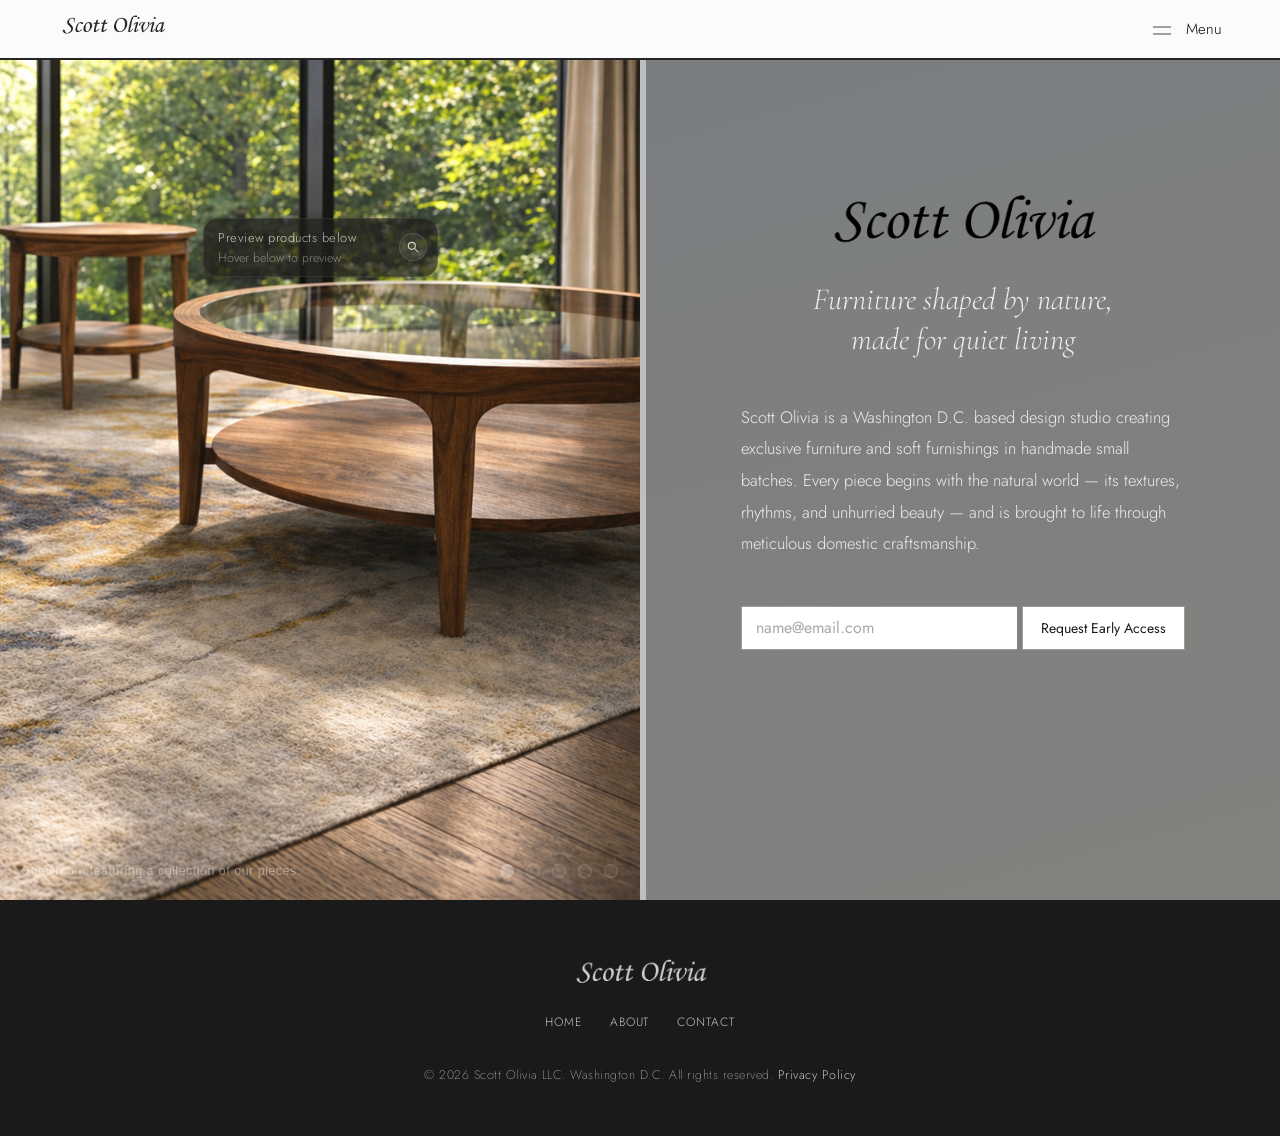
<file: index.html>
<html lang="en"><head>
  <meta charset="UTF-8">
  <meta name="viewport" content="width=device-width, initial-scale=1.0">
  <title>Scott Olivia — Furniture Design Boutique and Soft Furnishings</title>
  <link rel="preconnect" href="https://fonts.googleapis.com">
  <link rel="preconnect" href="https://fonts.gstatic.com" crossorigin="">
  <link href="https://fonts.googleapis.com/css2?family=Cormorant+Garamond:ital,wght@0,300;0,400;1,300;1,400&amp;family=Jost:wght@200;300;400&amp;display=swap" rel="stylesheet">
  <link rel="stylesheet" href="shared.css">

  <style>
    *, *::before, *::after { box-sizing: border-box; margin: 0; padding: 0; -webkit-tap-highlight-color: transparent; }
    html, body { height: 100%; }
    body { font-family: 'Jost', sans-serif; font-weight: 300; background: #888; }

    /* ── DESKTOP SCROLL HINT ── */
    .desktop-scroll-hint {
      position: absolute;
      bottom: 24px;
      left: 50%;
      transform: translateX(-50%);
      z-index: 70;
      display: flex;
      flex-direction: column;
      align-items: center;
      gap: 6px;
      animation: fadeUp 1s 2s cubic-bezier(0.22, 1, 0.36, 1) both;
      transition: opacity 0.5s ease;
      cursor: pointer;
    }
    .desktop-scroll-hint__box {
      display: flex; align-items: center; gap: 10px;
      background: rgba(32,30,28,0.72); border: 1px solid rgba(255,255,255,0.08);
      padding: 8px 14px; border-radius: 15px;
      box-shadow: 0 4px 16px rgba(0,0,0,0.25);
    }
    .desktop-scroll-hint__text {
      font-family: 'Jost', sans-serif; font-weight: 300;
      font-size: 0.72rem; letter-spacing: 0.04em;
      color: rgba(240,237,232,0.65);
    }
    .desktop-scroll-hint__arrow {
      width: 16px; height: 16px; color: rgba(240,237,232,0.4);
      animation: bounceDown 1.8s ease-in-out infinite;
    }

    /* ── MOBILE SCROLL HINT ── */
    .mobile-scroll-hint {
      display: none;
      position: absolute;
      bottom: 90px; left: 0; right: 0;
      margin: 0 auto;
      width: max-content;
      z-index: 25;
      flex-direction: column;
      align-items: center;
      gap: 8px;
      animation: fadeUp 1s 0.5s cubic-bezier(0.22, 1, 0.36, 1) both;
    }
    .mobile-scroll-hint__box {
      display: flex; align-items: center; gap: 10px;
      background: rgba(32,30,28,0.88); border: 1px solid rgba(255,255,255,0.1);
      padding: 10px 16px; border-radius: 15px;
      box-shadow: 0 4px 20px rgba(0,0,0,0.4);
    }
    .mobile-scroll-hint__text {
      font-family: 'Jost', sans-serif; font-weight: 300;
      font-size: 0.78rem; letter-spacing: 0.04em;
      color: #f0ede8;
    }
    .mobile-scroll-hint__sub {
      font-family: 'Cormorant Garamond', serif; font-style: italic;
      font-size: 0.72rem; color: rgba(240,237,232,0.5);
    }
    .mobile-scroll-hint__arrow {
      width: 20px; height: 20px; color: rgba(240,237,232,0.45);
      animation: bounceDown 1.8s ease-in-out infinite;
    }
    @keyframes bounceDown {
      0%, 100% { transform: translateY(0); }
      50% { transform: translateY(6px); }
    }
    @keyframes slowZoom {
      from { transform: scale(1); }
      to   { transform: scale(1.06); }
    }

    @keyframes fadeUp {
      from { opacity: 0; transform: translateY(20px); }
      to   { opacity: 1; transform: translateY(0); }
    }

    /* ── MAIN LAYOUT ── */
    .content {
      position: relative; margin-top: 60px;
      height: calc(100vh - 60px);
      z-index: 50; display: flex; align-items: stretch;
    }

    .special-text-one {
      background-color: #55472c73;
    padding: 5px;
    border-radius: 10px;
    color: #ffffff91;
    }

    .special-text-two {
          background-color: #2c425573;
    padding: 5px;
    border-radius: 10px;
    color: #ffffff91;
    }

    /* ── LEFT: photo zone — exactly 50% ── */
    .photo-zone {
      width: 50%;
      flex-shrink: 0;
      position: relative;
      overflow: hidden;
      /* background: #111; */
    }

    /*
      The image fills the photo zone with object-fit:cover.
      Because it is position:absolute inset:0, getBoundingClientRect()
      returns the same rect as the photo-zone element itself.
      Hotspot Y uses the photo-zone rect directly — no +offset needed.
      We use object-position to crop the ceiling and show the furniture.
    */
    .photo-zone__img {
      position: absolute;
      inset: 0;
      width: 100%;
      height: 100%;
      object-fit: cover;
      object-position: right 15%;
      display: block;
      image-rendering: high-quality;
      z-index: 1;
      pointer-events: none;
      /* mask-image: linear-gradient(transparent 0%, black 12%); */
    }

    .photo-zone__img--next {
      z-index: 2;
      opacity: 0;
      transform: translateX(10px);
    }

    @keyframes slideFadeIn {
      from { opacity: 0; transform: translateX(18px); }
      to   { opacity: 1; transform: translateX(0); }
    }
    @keyframes slideFadeOut {
      from { opacity: 1; transform: translateX(0); }
      to   { opacity: 0; transform: translateX(-18px); }
    }

    .photo-zone__img.animate-in {
      animation: slideFadeIn 0.9s ease forwards;
    }
    .photo-zone__img.animate-out {
      animation: slideFadeOut 0.9s ease forwards;
    }

    .photo-caption {
      position: absolute;
      left: 22px;
      bottom: 22px;
      font-family: sans-serif;
      font-size: 0.78rem;
      color: rgba(255,255,255,0.38);
      letter-spacing: 0.04em;
      pointer-events: none;
      z-index: 20;
      max-width: calc(100% - 48px);
    }

    .slide-controls {
      position: absolute;
      right: 22px;
      bottom: 22px;
      display: flex;
      gap: 12px;
      align-items: center;
      z-index: 20;
      pointer-events: auto;
      opacity: .3;
    }
    .slide-dot {
      width: 14px;
      height: 14px;
      border-radius: 50%;
      border: 1px solid rgba(255,255,255,0.55);
      background: rgba(255,255,255,0.18);
      cursor: pointer;
      transition: transform 0.2s, background-color 0.2s, border-color 0.2s;
      padding: 0;
    }
    .slide-dot:hover {
      transform: scale(1.1);
    }
    .slide-dot.active {
      background: rgba(255,255,255,0.95);
      border-color: rgba(255,255,255,0.95);
    }

    @media (max-width: 900px) {
      .slide-controls {
        right: 16px;
        bottom: 16px;
      }
      .photo-caption {
        left: 16px;
        bottom: 16px;
      }
    }

    /* ── RIGHT: info panel — exactly 50% ── */
    .content__panel {
      width: 50%;
      flex-shrink: 0;
      background: linear-gradient(165deg, rgba(44,66,85,0.15) 0%, rgba(85,71,44,0.1) 100%);
      border-left: 6px solid #bfbfbf;
      display: flex;
      align-items: center;
      justify-content: center;
      position: relative;
      z-index: 60;
    }
    .hero__content {
      margin: clamp(-240px, -16vh, -100px) 0 0 0;
      width: 100%;
      display: flex;
      flex-direction: column;
      align-items: center;
    }
    /* Desktop: transparent wrapper — children flow as normal */
    .hero__header { display: contents; }
    /* Mobile-only elements — hidden on desktop */
    .mobile-photo-header { display: none; }
    .mobile-about-label { display: none; }

    .hero__logo {
      display: block; width: clamp(260px, 26vw, 550px); margin: 0 auto;
      filter: brightness(0); opacity: 0.85;
      animation: fadeUp 1.2s 0.1s cubic-bezier(0.22, 1, 0.36, 1) both;
    }
    .hero__title {
      font-family: 'Cormorant Garamond', serif;
      font-weight: 300; font-style: italic;
      font-size: clamp(22px, 2.4vw, 40px); color: #f0ede8;
      line-height: 1.3; 
      margin: -15px 0 24px 0;
      text-align: center;
      animation: fadeUp 1.0s 0.15s cubic-bezier(0.22, 1, 0.36, 1) both;
    }
    .hero__subtitle {
      font-family: 'Jost', sans-serif;
      font-weight: 300;
      color: #f0ede8;
      line-height: 1.9;
      font-size: clamp(14px, 1.3vw, 20px);
      margin: clamp(14px, 2vh, 28px) 0 clamp(24px, 4vh, 56px) 0;
      animation: fadeUp 1.0s 0.2s cubic-bezier(0.22, 1, 0.36, 1) both;
      width: 70%;
    }

    /* ── FORM ── */
    .form {
      display: flex; flex-direction: column; align-items: center; gap: 10px;
      width: 70%;
      animation: fadeUp 1.0s 0.35s cubic-bezier(0.22, 1, 0.36, 1) both;
      margin: 10px 0 0 0;
    }
    .form__row { display: flex; align-items: stretch; width: 100%; }
    .form__input {
      flex: 1 1 0; min-width: 0; background: #ffffff;
      border: 1px solid #9e9b98; border-right: none; color: #1c1c1c;
      padding: 0 14px; height: 44px; outline: none;
      transition: border-color 0.18s; -webkit-appearance: none; border-radius: 0;
      font-size: 16px;
      font-family: 'Jost', sans-serif;
    }
    .form__input::placeholder { color: #aaa8a5; }
    .form__input:focus { border-color: #555; }
    .form__input.error { border-color: #b03020; }
    .form__btn {
      flex: 0 0 auto; background: #ffffff; border: 1px solid #9e9b98; color: #1c1c1c;
      -webkit-text-fill-color: #1c1c1c;
      height: 44px; cursor: pointer; transition: background 0.18s, border-color 0.18s;
      white-space: nowrap; border-radius: 0; -webkit-appearance: none;
      line-height: 1; margin: 0 0 0 5px; padding: 0 18px; font-size: 14px;
      font-family: 'Jost', sans-serif;
    }
    .form__btn:hover { background: #f2f0ee; border-color: #777; }
    .form__btn:active { background: #e8e5e2; }
    .form__error { color: #c6c6c6; display: none; text-align: center; font-size: 0.78rem; }
    .form__error.visible { display: inline-block; margin: 0px 0 -28px 0; }
    .form__success {
      font-family: 'Cormorant Garamond', serif; font-style: italic;
      font-size: 0.92rem; color: #2a2a2a; display: none; text-align: center;
    }
    .form__success.visible { display: block; }

    /* ── HOTSPOTS ──
       Positioned absolutely over photo-zone.
       X: CSS % of photo-zone width (0–100%).
       Y: set by JS — reads the photo-zone rect and image render scale.
    */
    .hs {
      position: absolute;
      pointer-events: all;
      background: transparent;
      cursor: none;
      z-index: 10;
      /* DEBUG — uncomment to see zones:
      outline: 2px solid rgba(255,80,0,0.8) !important;
      background: rgba(255,80,0,0.12) !important; */
    }

    /* ── CURSOR TOOLTIP ── */
    #cursorTip {
      position: fixed;
      z-index: 600;
      pointer-events: none;
      /* Centered horizontally in the left 50% panel */
      left: calc(25vw - 117px);
      top: 28vh;
      width: 235px;
      opacity: 0.75;
      transition: opacity 0.15s ease;
    }
    /* On hover: full opacity, follows cursor via JS */
    #cursorTip.on {
      opacity: 0.9;
      width: auto;
    }
    .tip-box {
      display: flex; align-items: center; gap: 10px;
      background: rgba(32,30,28,0.94); border: 1px solid rgba(255,255,255,0.1);
      padding: 9px 10px 9px 14px; white-space: nowrap;
      box-shadow: 0 4px 20px rgba(0,0,0,0.45);
          border-radius: 15px;
    }
    .tip-text { flex: 1; }
    .tip-name {
      font-family: 'Jost', sans-serif; font-size: 0.8rem;
      letter-spacing: 0.04em; color: #f0ede8; display: block; margin-bottom: 2px;
    }
    .tip-sub {
      font-family:  'Jost', sans-serif;
      font-size: 0.78rem; color: rgba(240,237,232,0.6); display: block;
    }
    .tip-icon {
      width: 28px; height: 28px; border-radius: 50%;
      background: rgba(255,255,255,0.09); border: 1px solid rgba(255,255,255,0.15);
      display: flex; align-items: center; justify-content: center;
      color: #f0ede8; flex-shrink: 0;
    }
    .tip-icon svg { width: 14px; height: 14px; }

    /* ── PRODUCT MODAL DIALOG ── */
    #prodDialog {
      position: fixed; top: 60px; left: 0; right: 0; bottom: 0;
      z-index: 800; pointer-events: none;
      display: flex; align-items: center; justify-content: center; padding: 24px;
    }
    #prodDialog.on { pointer-events: all; }

    .d-backdrop {
      position: absolute; inset: 0;
      background: rgba(0,0,0,0.38);
      opacity: 0; transition: opacity 0.28s;
    }
    #prodDialog.on .d-backdrop { opacity: 1; }

    .d-card {
position: relative;
    z-index: 1;
    background: rgba(48, 46, 44, 0.97);
    backdrop-filter: blur(8px);
    -webkit-backdrop-filter: blur(8px);
    display: flex;
    width: min(960px, 88vw);
    min-height: 500px;
    max-height: calc(100vh - 120px);
    opacity: 0;
    transform: translateY(14px) scale(0.982);
    transition: opacity 0.3s cubic-bezier(0.22, 1, 0.36, 1), transform 0.3s cubic-bezier(0.22, 1, 0.36, 1);
    overflow: hidden;
    }
    #prodDialog.on .d-card { opacity: 1; transform: translateY(0) scale(1); }

    .d-img-col {
      width: 40%; flex-shrink: 0;
      background: rgba(32,30,28,0.85);
      display: flex; align-items: center; justify-content: center; padding: 28px;
    }
    .d-img-col img { width: 100%; max-height: 350px; object-fit: contain; display: block; }
    .d-img-ph {
      width: 100%; aspect-ratio: 4/3;
      border: 1px dashed rgba(255,255,255,0.12);
      display: flex; align-items: center; justify-content: center;
      color: rgba(255,255,255,0.2);
    }
    .d-img-ph svg { width: 32px; height: 32px; }

    .d-rule {
      width: 1px; flex-shrink: 0;
      background-image: repeating-linear-gradient(to bottom,
        rgba(255,255,255,0.18) 0, rgba(255,255,255,0.18) 5px,
        transparent 5px, transparent 10px);
    }

    .d-detail { flex: 1; display: flex; flex-direction: column; overflow-y: auto; }
    .d-header {
      background: rgba(48,64,82,0.92); padding: 14px 20px;
      display: flex; align-items: center; justify-content: space-between; flex-shrink: 0;
    }
    .d-title {
      font-family: 'Jost', sans-serif; font-weight: 300;
      font-size: 0.92rem; letter-spacing: 0.1em; color: #f0ede8;
    }
    .d-close {
      background: none; border: none; cursor: pointer; padding: 4px;
      display: flex; align-items: center; opacity: 0.5; transition: opacity 0.2s; color: #f0ede8;
    }
    .d-close:hover { opacity: 1; }
    .d-close svg { width: 17px; height: 17px; }

    .d-specs { padding: 18px 22px 22px; display: flex; flex-direction: column; }
    .spec-row {
      display: flex; gap: 16px; padding: 11px 0;
      border-bottom: 1px solid rgba(255,255,255,0.06);
    }
    .spec-row:last-child { border-bottom: none; }
    .spec-label {
      font-family: 'Jost', sans-serif; font-weight: 300;
      font-size: 0.74rem; color: rgba(240,237,232,0.5); width: 96px; flex-shrink: 0;
    }
    .spec-val {
      font-family: 'Jost', sans-serif; font-weight: 300;
      font-size: 0.78rem; color: #f0ede8; line-height: 1.6;
    }

    /* ── RESPONSIVE ── */
    /* ── 2400px+ WIDESCREEN ── */
    @media screen and (min-width: 2400px) {
      .d-card { width: min(1260px, 88vw); min-height: 650px; }
      .d-img-col img { max-height: 90%; }
      #cursorTip { left: calc(25vw - 140px); width: 280px !important; }
      .tip-text, .tip-name, .tip-sub { font-size: 15px; }
      .photo-caption { font-size: 0.85rem; }

          .hero__logo {
            
    }
    .hero__title {
      
    }
    .hero__subtitle {
      
    }
    }

    /* ── TABLET + MOBILE: single-column layout ── */
    @media (max-width: 1100px) {
      html, body { overflow: auto; }
      .content { position: relative; top: 0; flex-direction: column; height: auto; }
      .desktop-scroll-hint { display: none; }
      .photo-zone { width: 100%; height: calc(100vh - 60px); height: calc(100dvh - 60px); flex-shrink: 0; }
      .photo-zone__img {
        object-position: center center;
        mask-image: none;
        animation: slowZoom 8s ease-out forwards;
      }
      .content__panel { width: 100%; height: auto; border-left: none; border-top: none; flex: none;
        min-height: calc(100vh - 60px); min-height: calc(100dvh - 60px);
      }
      /* Mobile overlay: semi-transparent grey covering full photo zone */
      .mobile-photo-header {
        display: flex; flex-direction: column; align-items: center; justify-content: center;
        position: absolute; inset: 0;
        z-index: 20; padding: 0 32px; text-align: center;
        background: rgba(110, 110, 110, 0.55);
        padding-bottom: 85% !important;
        animation: fadeUp 0.9s 0s cubic-bezier(0.22, 1, 0.36, 1) both;
      }
      .mobile-photo-header__logo {
        width: 400px; filter: brightness(0) invert(1); opacity: 0.5; margin-bottom: 16px;
      }
      .mobile-photo-header__title {
        font-family: 'Cormorant Garamond', serif; font-weight: 300; font-style: italic;
        font-size: 28px; color: rgba(240,237,232,0.95); line-height: 1.35;
      }
      /* Hide the logo+title from the panel on mobile — show only subtitle + form */
      .hero__header { display: none; }
      .hero__content { margin: 0; padding: 48px 24px 64px; }
      .mobile-about-label {
        display: block;
        font-family: 'Jost', sans-serif; font-weight: 300;
        font-size: 0.72rem; letter-spacing: 0.18em; text-transform: uppercase;
        color: rgba(240,237,232,0.55); margin-bottom: 16px; width: 100%;
        font-size: 24px;
      }
      .hero__logo { width: 220px; margin: 0 auto 20px; }
      .hero__title { font-size: 24px; margin-bottom: 18px; }
      .hero__subtitle { margin: 20px 0; font-size: 15px; line-height: 1.65; width: 100%; font-size: 24px;}
      .form { margin: 28px 0 0 0; min-width: unset; width: 100%; }
      .form__row { width: 100%; }
      .hs, #cursorTip { display: none !important; }
      .mobile-scroll-hint { display: flex; }
      .photo-caption { display: none; }
      .slide-controls { bottom: 160px; right: auto; left: 50%; transform: translateX(-50%); opacity: 0.5; }
      .d-card { flex-direction: column; width: 95vw; min-height: auto; max-height: 85vh; }
      .d-img-col { width: 100%; min-height: 180px; }
      .d-rule { width: 100%; height: 1px; }
    }
    @media (max-width: 640px) {
      .content { top: -10px; }
      .photo-zone { height: calc(100vh); }
      .content__panel { min-height: calc(100vh - 54px); min-height: calc(100dvh - 54px); }
      .hero__content { padding: 48px 24px 56px; }
      .mobile-photo-header__logo { width: 400px; opacity: .5; }
      .mobile-photo-header__title { font-size: 24px; margin: -55px 0 0 0; opacity: .75;}
      .hero__subtitle { font-size: 14.5px; margin: 18px 0; }
      .form {         margin-top: 24px;
        overflow: auto; }
      .form__row { flex-direction: column; }
      .form__input {         border-right: 1px solid #9e9b98;
        border-bottom: none;
        width: 100% !important;
        height: 48px;
        float: left;
        clear: both;
        display: inline-block;
        position: absolute; }
      .form__btn {         /* margin: 0; */
        height: 48px;
        position: abs;
        margin: 50px 0 0 0 !important;
        width: 100%; }
      .slide-controls { gap: 6px; bottom: 185px; left: 50%; transform: translateX(-50%); }
      .slide-dot { width: 8px; height: 8px; }
    }
    @media (max-width: 380px) {
      .hero__logo {         width: 345px;
        margin: 0; }
      .hero__title { font-size: 30px; }
      .hero__subtitle { font-size: 18px; }
      .form__row {         float: left;
        width: 100%; }
      .form__btn { margin: 0; height: 48px; }
    }
  </style>
</head>
<body>

  <div id="so-nav"></div>

  <main class="content">

    <!-- LEFT 50%: photo zone with hotspots -->
    <div class="photo-zone" id="photoZone">

      <img class="photo-zone__img" id="heroImg" src="img/1.png" alt="Scott Olivia showroom" draggable="false">
      <img class="photo-zone__img photo-zone__img--next" id="heroImgNext" src="img/2.png" alt="Scott Olivia showroom" draggable="false" aria-hidden="true">
      <p class="photo-caption">Showroom featuring a collection of our pieces</p>
      <div class="slide-controls" id="slideControls" aria-label="Slide navigation">
        <button class="slide-dot active" type="button" data-index="0" aria-label="Slide 1"></button>
        <button class="slide-dot" type="button" data-index="1" aria-label="Slide 2"></button>
        <button class="slide-dot" type="button" data-index="2" aria-label="Slide 3"></button>
      </div>

      <!--
        HOTSPOT POSITIONS
        ─────────────────
        Hotspots are rendered by JS from SLIDE_HOTSPOTS below — one set per desktop slide.
        X: left/width as % of photo-zone width (0–100%).
        Y: data-ny/data-nh in NATURAL IMAGE pixels (IMG_NAT_W × IMG_NAT_H).
        JS converts Y to screen px using the rendered cover scale factor.
      -->

      <!-- Mobile: logo + title overlay above scroll hint -->
      <div class="mobile-photo-header">
        <img class="mobile-photo-header__logo" src="logo/big-text.png" alt="Scott Olivia">
        <p class="mobile-photo-header__title">Furniture shaped by nature,<br>made for quiet living</p>
      </div>

      <!-- Mobile scroll hint -->
      <div class="mobile-scroll-hint" id="mobileScrollHint">
        <div class="mobile-scroll-hint__box">
          <div>
            <span class="mobile-scroll-hint__text">Scroll down to explore</span><br>
            <span class="mobile-scroll-hint__sub">Swipe through our showroom</span>
          </div>
        </div>
        <svg class="mobile-scroll-hint__arrow" viewBox="0 0 24 24" fill="none" stroke="currentColor" stroke-width="2" stroke-linecap="round">
          <polyline points="6 9 12 15 18 9"/>
        </svg>
      </div>

    </div>

    <!-- RIGHT 50%: info panel -->
    <div class="content__panel">
      <div class="hero__content">
        <div class="hero__header">
          <img class="hero__logo" src="logo/big-text.png" alt="Scott Olivia" id="logoImg">
          <h1 class="hero__title">Furniture shaped by nature,<br>made for quiet living</h1>
        </div>
        <p class="mobile-about-label">About</p>
        <p class="hero__subtitle">Scott Olivia is a Washington D.C. based design studio creating exclusive furniture and soft furnishings in handmade small batches. Every piece begins with the natural world — its textures, rhythms, and unhurried beauty — and is brought to life through meticulous domestic craftsmanship.</p>

        <form class="form" id="earlyAccessForm" novalidate="">
          <div class="form__row">
            <input class="form__input" type="email" id="emailInput" name="email" placeholder="name@email.com" autocomplete="email" aria-label="Email address">
            <button class="form__btn" type="submit">Request Early Access</button>
          </div>
          <span class="form__error" id="formError" role="alert">Please enter a valid email address.</span>
          <span class="form__success" id="formSuccess">You're on the list. We'll be in touch.</span>
        </form>
      </div>

      <!-- Desktop scroll hint -->
      <!-- <div class="desktop-scroll-hint" id="desktopScrollHint">
        <div class="desktop-scroll-hint__box">
          <span class="desktop-scroll-hint__text">More below</span>
          <svg class="desktop-scroll-hint__arrow" viewBox="0 0 24 24" fill="none" stroke="currentColor" stroke-width="2" stroke-linecap="round">
            <polyline points="6 9 12 15 18 9"/>
          </svg>
        </div>
      </div>
    </div> -->

  </main>

  <div id="so-footer"></div>

  <!-- Cursor tooltip — shows as static hint on load, follows cursor on hover -->
  <div id="cursorTip" role="tooltip">
    <div class="tip-box">
      <div class="tip-text">
        <span class="tip-name" id="tipName">Preview products below</span>
        <span class="tip-sub">Hover below to preview</span>
      </div>
      <div class="tip-icon">
        <svg viewBox="0 0 24 24" fill="none" stroke="currentColor" stroke-width="2" stroke-linecap="round">
          <circle cx="10" cy="10" r="6"/><line x1="14.5" y1="14.5" x2="20" y2="20"/>
        </svg>
      </div>
    </div>
  </div>

  <!-- Product modal -->
  <div id="prodDialog" role="dialog" aria-modal="true" aria-labelledby="dTitle" class="">
    <div class="d-backdrop" id="dBackdrop"></div>
    <div class="d-card">
      <div class="d-img-col">
        <img id="dImg" src="img/rug.png" alt="Versails Area Rug" style="display: block;">
        <div id="dImgPh" class="d-img-ph" style="display: none;">
          <svg viewBox="0 0 24 24" fill="none" stroke="currentColor" stroke-width="1.5">
            <rect x="3" y="3" width="18" height="18" rx="2"></rect>
            <circle cx="8.5" cy="8.5" r="1.5"></circle>
            <path d="M21 15l-5-5L5 21"></path>
          </svg>
        </div>
      </div>
      <div class="d-rule"></div>
      <div class="d-detail">
        <div class="d-header">
          <span class="d-title" id="dTitle">Versails Area Rug</span>
          <button class="d-close" id="dClose" aria-label="Close">
            <svg viewBox="0 0 24 24" fill="none" stroke="currentColor" stroke-width="2.2" stroke-linecap="round">
              <line x1="18" y1="6" x2="6" y2="18"></line><line x1="6" y1="6" x2="18" y2="18"></line>
            </svg>
          </button>
        </div>
        <div class="d-specs" id="dSpecs"><div class="spec-row">
         <span class="spec-label">Type</span>
         <span class="spec-val">Area Rug</span>
       </div><div class="spec-row">
         <span class="spec-label">Composition</span>
         <span class="spec-val">Hand-knotted New Zealand wool; silk highlights</span>
       </div><div class="spec-row">
         <span class="spec-label">Description</span>
         <span class="spec-val">Geological abstraction — subtle tonal shifts of stone, sand and mineral create a grounding layer beneath any furniture arrangement.</span>
       </div>
       <div class="spec-row">
         <span class="spec-label">Sizes</span>
         <span class="spec-val">6x9 ft · 9×12 ft · Custom</span>
       </div>
              <div class="spec-row">
         <span class="spec-label">Price</span>
         <span class="spec-val">Starting at $4,495</span>
       </div>
       <div class="spec-row">
         <span class="spec-label">Availability</span>
         <span class="spec-val">Limited production run</span>
       </div></div>
      </div>
    </div>
  </div>
         <!-- <span class="spec-label">Price</span>
         <span class="spec-val">Starting at $4,495</span> -->
  <script src="shared.js"></script>
  <script>
  initShared([
    { label: 'About',             href: 'about.html' },
    { label: 'Materials',         href: 'about.html#materials' },
    { label: 'Design Philosophy', href: 'about.html#design-philosophy' },
    { label: 'Contact',           href: 'contact.html' },
  ]);
  </script>
  <script>
  /* ── Logo fallback ── */
  const logoImg = document.getElementById('logoImg');
  logoImg.addEventListener('error', () => {
    logoImg.style.display = 'none';
  });

  /* ── Form ── */
  const form = document.getElementById('earlyAccessForm');
  const emailInput = document.getElementById('emailInput');
  const formError  = document.getElementById('formError');
  const formSuccess= document.getElementById('formSuccess');
  const isEmail = v => /^[^\s@]+@[^\s@]+\.[^\s@]{2,}$/.test(v.trim());
  function clearState() {
    emailInput.classList.remove('error');
    formError.classList.remove('visible');
    formSuccess.classList.remove('visible');
  }
  emailInput.addEventListener('input', clearState);
  form.addEventListener('submit', e => {
    e.preventDefault(); clearState();
    if (!isEmail(emailInput.value)) {
      emailInput.classList.add('error'); formError.classList.add('visible'); emailInput.focus(); return;
    }
    emailInput.value = '';
    formSuccess.classList.add('visible');
    setTimeout(() => formSuccess.classList.remove('visible'), 6000);
  });

  /* ── Slide show ── */
  const desktopSlides = [
    { src: 'img/2a.png', pos: 'right 15%' },
    { src: 'img/1a.png', pos: 'right 10%' },
    // { src: 'img/3.png', pos: 'left 50%' },
    { src: 'img/about-slides/3.png', pos: 'center 10%' },
        { src: 'img/about-slides/4.png', pos: 'center 10%' },
    { src: 'img/about-slides/12.png', pos: 'center 10%' },
  ];

  /* Mobile slides: dedicated cropped photos for each product spotlight */
  const mobileSlides = [
    { src: 'img/mobile/1a.png', pos: 'right 35%' },
    { src: 'img/mobile/2.png', pos: 'right 35%' },
    { src: 'img/mobile/4.png', pos: 'center 10%' },
    { src: 'img/mobile/5.png', pos: 'center 10%' },
  ];

  function isMobile() { return window.innerWidth <= 1100; }

  const slideDelay = 3400;
  const photoZoneEl = document.getElementById('photoZone');
  const heroImgEl = document.getElementById('heroImg');
  const heroImgNextEl = document.getElementById('heroImgNext');
  const slideControlsEl = document.getElementById('slideControls');

  let slides = desktopSlides;
  let currentSlide = 0;
  let slideTimer = null;
  let isPaused = false;
  let isAnimating = false;

  function getActiveSlides() {
    return isMobile() ? mobileSlides : desktopSlides;
  }

  /* Dynamically build the right number of dots */
  function buildDots() {
    const count = getActiveSlides().length;
    slideControlsEl.innerHTML = '';
    for (let i = 0; i < count; i++) {
      const dot = document.createElement('button');
      dot.className = 'slide-dot' + (i === currentSlide ? ' active' : '');
      dot.type = 'button';
      dot.dataset.index = i;
      dot.setAttribute('aria-label', 'Slide ' + (i + 1));
      dot.addEventListener('click', () => {
        if (Number(dot.dataset.index) !== currentSlide) changeSlide(Number(dot.dataset.index));
      });
      slideControlsEl.appendChild(dot);
    }
  }

  function updateSlideDots() {
    slideControlsEl.querySelectorAll('.slide-dot').forEach(dot =>
      dot.classList.toggle('active', Number(dot.dataset.index) === currentSlide)
    );
  }

  function getSlideSrc(activeSlides, index) {
    const s = activeSlides[index];
    return typeof s === 'string' ? s : s.src;
  }

  function getSlidePos(activeSlides, index) {
    const s = activeSlides[index];
    return (s && s.pos) ? s.pos : 'right 15%';
  }

  function getSlideScale(activeSlides, index) {
    const s = activeSlides[index];
    return (s && s.scale) ? String(s.scale) : '1';
  }

  function scheduleNextSlide() {
    clearTimeout(slideTimer);
    if (isPaused) return;
    const activeSlides = getActiveSlides();
    slideTimer = setTimeout(() => changeSlide((currentSlide + 1) % activeSlides.length), slideDelay);
  }

  function changeSlide(nextIndex) {
    const activeSlides = getActiveSlides();
    if (nextIndex === currentSlide || isAnimating) return;
    const outgoingImg = heroImgEl;
    const incomingImg = heroImgNextEl;
    const nextSrc = getSlideSrc(activeSlides, nextIndex);
    const nextPos = getSlidePos(activeSlides, nextIndex);
    const nextScale = isMobile() ? getSlideScale(activeSlides, nextIndex) : '1';

    incomingImg.classList.remove('animate-in', 'animate-out');
    outgoingImg.classList.remove('animate-in', 'animate-out');

    function beginTransition() {
      incomingImg.removeEventListener('load', beginTransition);
      incomingImg.style.objectPosition = nextPos;
      incomingImg.style.scale = nextScale;
      isAnimating = true;
      requestAnimationFrame(() => {
        incomingImg.classList.add('animate-in');
        outgoingImg.classList.add('animate-out');
      });
    }

    incomingImg.addEventListener('load', beginTransition);
    incomingImg.src = nextSrc;

    incomingImg.addEventListener('animationend', function handler() {
      incomingImg.removeEventListener('animationend', handler);
      outgoingImg.src = nextSrc;
      outgoingImg.style.objectPosition = nextPos;
      outgoingImg.style.scale = nextScale;
      incomingImg.style.objectPosition = '';
      incomingImg.style.scale = '';
      outgoingImg.classList.remove('animate-out');
      incomingImg.classList.remove('animate-in');
      currentSlide = nextIndex;
      isAnimating = false;
      /* Restart mobile zoom animation */
      outgoingImg.style.animation = 'none';
      outgoingImg.offsetHeight; /* force reflow */
      outgoingImg.style.animation = '';
      updateSlideDots();
      scheduleNextSlide();
      if (typeof renderHotspots === 'function') renderHotspots(currentSlide);
    });
  }

  function pauseSlides() {
    isPaused = true;
    clearTimeout(slideTimer);
  }

  function resumeSlides() {
    if (!isPaused) return;
    isPaused = false;
    scheduleNextSlide();
  }

  photoZoneEl.addEventListener('mouseenter', pauseSlides);
  photoZoneEl.addEventListener('mouseleave', () => {
    resetTip();
    if (!dialog.classList.contains('on')) resumeSlides();
  });

  /* ── Mobile touch swipe for slides ── */
  let touchStartX = 0;
  photoZoneEl.addEventListener('touchstart', e => {
    touchStartX = e.changedTouches[0].clientX;
  }, { passive: true });
  photoZoneEl.addEventListener('touchend', e => {
    if (!isMobile()) return;
    const dx = e.changedTouches[0].clientX - touchStartX;
    const activeSlides = getActiveSlides();
    if (Math.abs(dx) > 50) {
      if (dx < 0) changeSlide((currentSlide + 1) % activeSlides.length);
      else changeSlide((currentSlide - 1 + activeSlides.length) % activeSlides.length);
    }
  }, { passive: true });

  /* Initialize slides */
  function initSlides() {
    currentSlide = 0;
    isAnimating = false;
    clearTimeout(slideTimer);
    buildDots();
    const activeSlides = getActiveSlides();
    heroImgEl.src = getSlideSrc(activeSlides, 0);
    if (!isMobile()) heroImgEl.style.objectPosition = getSlidePos(activeSlides, 0);
    if (isMobile()) heroImgEl.style.scale = getSlideScale(activeSlides, 0);
    updateSlideDots();
    scheduleNextSlide();
  }

  /* Re-init on resize crossing the mobile threshold */
  let wasMobile = isMobile();
  window.addEventListener('resize', () => {
    const nowMobile = isMobile();
    if (nowMobile !== wasMobile) {
      wasMobile = nowMobile;
      initSlides();
      if (typeof renderHotspots === 'function') renderHotspots(0);
    }
  });

  initSlides();

  /* ── Desktop scroll hint + footer scroll behaviour ── */
  const desktopHint = document.getElementById('desktopScrollHint');
  const siteFooter  = document.getElementById('siteFooter');

  if (desktopHint) {
    desktopHint.addEventListener('click', () => {
      siteFooter.scrollIntoView({ behavior: 'smooth' });
    });
  }

  /* Hide cursor tip when scrolled away from content */
  window.addEventListener('scroll', () => {
    const scrollY = window.scrollY || window.pageYOffset;
    if (scrollY > 60) {
      if (desktopHint) { desktopHint.style.opacity = '0'; desktopHint.style.pointerEvents = 'none'; }
      tip.style.opacity = '0';
      tip.style.pointerEvents = 'none';
    } else {
      if (desktopHint) { desktopHint.style.opacity = ''; desktopHint.style.pointerEvents = ''; }
      if (!dialog.classList.contains('on')) {
        tip.style.opacity = '';
        tip.style.pointerEvents = '';
      }
    }
  }, { passive: true });

  /* ── Product data ── */
  const PRODUCTS = {
    'back-table': {
      name: 'Leaf Console Table', img: 'side-leaf-table-design.jpg',
      specs: [
        { l:'Type',         v:'Console / Back Table' },
        { l:'Composition',  v:'Dark walnut veneer; solid brass hardware' },
        { l:'Description',  v:'Sits behind a sofa or against a wall. Lower shelf for refined storage; tapered legs keep it grounded yet airy.' },
        { l:'Sizes',        v:'48″ × 14″ × 30″ H' },
        { l:'Availability', v:'In stock — limited quantity' },
      ]
    },
    'coffee-table': {
      name: 'Basin Coffee Table', img: 'Picture7.png',
      specs: [
        { l:'Type',         v:'Coffee Table' },
        { l:'Composition',  v:'100% American Walnut; Tempered Glass' },
        { l:'Description',  v:'A sanctuary centerpiece for dignified living rooms. Dark walnut frame brings warmth and presence to any contemporary interior.' },
        { l:'Sizes',        v:'36″ round · 42″ round' },
        { l:'Availability', v:'Limited supply batch' },
      ]
    },
    'sofa-left': {
      name: 'Meridian Sofa', img: null,
      specs: [
        { l:'Type',         v:'Sofa' },
        { l:'Composition',  v:'Solid white oak frame; Belgian linen upholstery' },
        { l:'Description',  v:'Generous seating with a low, linear profile. Deep cushioning and tight-back construction deliver lasting comfort without sacrificing silhouette.' },
        { l:'Sizes',        v:'84″ · 96″ · Custom sectional' },
        { l:'Availability', v:'Made to order — 12–14 weeks' },
      ]
    },
    'sofa-right': {
      name: 'Meridian Sofa', img: null,
      specs: [
        { l:'Type',         v:'Sofa' },
        { l:'Composition',  v:'Solid white oak frame; Belgian linen upholstery' },
        { l:'Description',  v:'Generous seating with a low, linear profile. Deep cushioning and tight-back construction deliver lasting comfort without sacrificing silhouette.' },
        { l:'Sizes',        v:'84″ · 96″ · Custom sectional' },
        { l:'Availability', v:'Made to order — 12–14 weeks' },
      ]
    },
    'side-table': {
      name: 'Basin Side Table', img: null,
      specs: [
        { l:'Type',         v:'Side Table' },
        { l:'Composition',  v:'100% American Walnut; Tempered Glass' },
        { l:'Description',  v:'Pairs effortlessly beside a sofa or chair. Lower shelf offers practical display space while the glass top keeps sight lines open.' },
        { l:'Sizes',        v:'22″ diameter · 24″ H' },
        { l:'Availability', v:'Made to order — 8–10 weeks' },
      ]
    },
    'rug': {
      name: 'Versails Area Rug', img: 'img/rug.png',
      specs: [
        { l:'Type',         v:'Area Rug' },
        { l:'Composition',  v:'Hand-knotted New Zealand wool; silk highlights' },
        { l:'Description',  v:'Geological abstraction — subtle tonal shifts of stone, sand and mineral create a grounding layer beneath any furniture arrangement.' },
        { l:'Sizes',        v:'8×10 ft · 9×12 ft · Custom' },
        // { l:'Price',        v:'Starting at $4,495' },
        { l:'Availability', v:'Limited production run' },
      ]
    },
  };

  /* ════════════════════════════════════════════════════════
     HOTSPOT Y-POSITIONING

     The image uses object-fit:cover inside .photo-zone.
     getBoundingClientRect() on the <img> element returns the
     element's layout box — NOT the visible content rect when
     object-fit is applied.

     For object-fit:cover we must calculate:
       • The cover scale factor (which axis fills first)
       • The centering offset from object-position

     Then convert natural image coords → screen coords.
  ════════════════════════════════════════════════════════ */
  const IMG_NAT_W = 2000;
  const IMG_NAT_H = 1046;

  const heroImg   = document.getElementById('heroImg');
  const photoZone = document.getElementById('photoZone');

  /* Matches CSS object-position Y value (right 15%) */
  const OBJ_POS_Y = 0.15;

  function positionHotspots() {
    const pzRect = photoZone.getBoundingClientRect();
    const zoneW  = pzRect.width;
    const zoneH  = pzRect.height;
    if (!zoneW || !zoneH) return;

    const coverScale = Math.max(zoneW / IMG_NAT_W, zoneH / IMG_NAT_H);
    const rendH      = IMG_NAT_H * coverScale;
    /* Where the top of the natural image maps to in zone-relative coords */
    const visOriginY = (zoneH - rendH) * OBJ_POS_Y;

    photoZone.querySelectorAll('.hs').forEach(el => {
      const natY      = parseFloat(el.dataset.ny);
      const natH      = parseFloat(el.dataset.nh);
      const isEllipse = el.classList.contains('hs-ellipse');

      const topNat   = isEllipse ? natY - natH : natY;
      const topPx    = visOriginY + topNat * coverScale;
      const heightPx = natH * coverScale * (isEllipse ? 2 : 1);

      el.style.top    = topPx + 'px';
      el.style.height = heightPx + 'px';
    });
  }

  if (heroImg.complete) positionHotspots();
  else heroImg.addEventListener('load', positionHotspots);
  window.addEventListener('load', positionHotspots);

  let rTimer;
  window.addEventListener('resize', () => {
    clearTimeout(rTimer); rTimer = setTimeout(positionHotspots, 40);
  });

  /* ── Cursor tooltip ── */
  const tip     = document.getElementById('cursorTip');
  const tipName = document.getElementById('tipName');

  // Sync tip's home top to the logo's vertical center
  let tipHomeTop = '28vh';
  let syncTimer;
  function syncTipHome() {
    if (window.innerWidth >= 2400) {
      tipHomeTop = '335px';
      if (!tip.classList.contains('on')) tip.style.top = tipHomeTop;
      return;
    }
    const logoRect = logoImg.getBoundingClientRect();
    if (logoRect.height > 0) {
      tipHomeTop = (logoRect.top + logoRect.height * 0.4) + 'px';
      if (!tip.classList.contains('on')) tip.style.top = tipHomeTop;
    }
  }
  // Sync as soon as the logo image is sized, not at window load
  if (logoImg.complete && logoImg.naturalHeight > 0) {
    syncTipHome();
  } else {
    logoImg.addEventListener('load', syncTipHome);
  }
  window.addEventListener('resize', () => { clearTimeout(syncTimer); syncTimer = setTimeout(syncTipHome, 40); });

  function resetTip() {
    tip.classList.remove('on');
    tip.style.left    = '';
    tip.style.top     = tipHomeTop;
    tip.style.width   = '';
    tip.style.opacity = '';
    tipName.textContent = 'Preview products below';
  }

  // Always track cursor position — even while dialog is open
  let lastMouseX = 275, lastMouseY = 175;
  document.addEventListener('mousemove', e => {
    lastMouseX = e.clientX;
    lastMouseY = e.clientY;
    if (tip.classList.contains('on')) {
      tip.style.left = (e.clientX + 18) + 'px';
      tip.style.top  = (e.clientY - 10) + 'px';
    }
  });

  /* ── Per-slide hotspot definitions ──────────────────────────────────────
     X: left/width as % of photo-zone width.
     Y: ny/nh in natural image pixels (converted to screen px by positionHotspots).
     Add entries for slides 1 and 2 once you've measured the hotspot positions.
  ── */
  const SLIDE_HOTSPOTS = [
    /* Slide 0 — img/1.png */
    [
      { pid: 'sofa-left',    ny: 420, nh: 169, x: '15.5%', w: '30.5%', ellipse: false },
      { pid: 'back-table',   ny: 363, nh: 188, x: '46%',   w: '15%',   ellipse: false },
      { pid: 'side-table',   ny: 488, nh: 101, x: '3.5%',  w: '12%',   ellipse: true  },
      { pid: 'coffee-table', ny: 562, nh: 118, x: '38%',   w: '30%',   ellipse: true  },
      { pid: 'rug',          ny: 636, nh: 202, x: '10.5%', w: '85.5%', ellipse: false },
    ],
    /* Slide 1 — img/2.png (add hotspot entries here) */
    [],
    /* Slide 2 — img/3.png (add hotspot entries here) */
    [],
  ];

  function renderHotspots(slideIdx) {
    photoZone.querySelectorAll('.hs').forEach(el => el.remove());
    resetTip();
    const defs = isMobile() ? [] : (SLIDE_HOTSPOTS[slideIdx] || []);
    defs.forEach(def => {
      const el = document.createElement('div');
      el.className = 'hs' + (def.ellipse ? ' hs-ellipse' : '');
      el.dataset.pid = def.pid;
      el.dataset.ny  = String(def.ny);
      el.dataset.nh  = String(def.nh);
      el.style.left  = def.x;
      el.style.width = def.w;
      if (def.ellipse) el.style.borderRadius = '50%';
      photoZone.appendChild(el);

      const p = PRODUCTS[def.pid];
      if (!p) return;
      el.addEventListener('mouseenter', e => {
        tipName.textContent = p.name;
        tip.style.left  = (e.clientX + 18) + 'px';
        tip.style.top   = (e.clientY - 10) + 'px';
        tip.style.width = 'auto';
        tip.classList.add('on');
      });
      el.addEventListener('mouseleave', () => resetTip());
      el.addEventListener('click', () => openDialog(def.pid));
    });
    positionHotspots();
  }

  renderHotspots(0);

  /* ── Modal dialog ── */
  const dialog    = document.getElementById('prodDialog');
  const dTitle    = document.getElementById('dTitle');
  const dSpecs    = document.getElementById('dSpecs');
  const dImg      = document.getElementById('dImg');
  const dImgPh    = document.getElementById('dImgPh');
  const dClose    = document.getElementById('dClose');
  const dBackdrop = document.getElementById('dBackdrop');

  function openDialog(pid) {
    const p = PRODUCTS[pid];
    dTitle.textContent = p.name;
    if (p.img) {
      dImg.src = p.img; dImg.alt = p.name;
      dImg.style.display = 'block'; dImgPh.style.display = 'none';
    } else {
      dImg.style.display = 'none'; dImgPh.style.display = 'flex';
    }
    dSpecs.innerHTML = p.specs.map(s =>
      `<div class="spec-row">
         <span class="spec-label">${s.l}</span>
         <span class="spec-val">${s.v}</span>
       </div>`
    ).join('');
    dialog.classList.add('on');
    tip.classList.remove('on');
    tip.style.visibility = 'hidden';
    tip.style.pointerEvents = 'none';
    pauseSlides();
  }

  function closeDialog() {
    dialog.classList.remove('on');
    tip.style.visibility = '';
    tip.style.pointerEvents = '';
    resetTip();
    // Resume slideshow only if cursor has already left the photo zone;
    // otherwise the photo-zone mouseleave handler will resume it later.
    if (!photoZoneEl.matches(':hover')) resumeSlides();
  }
  dClose.addEventListener('click', closeDialog);
  dBackdrop.addEventListener('click', closeDialog);
  document.addEventListener('keydown', e => { if (e.key === 'Escape') closeDialog(); });
  </script>


</body></html>
</file>
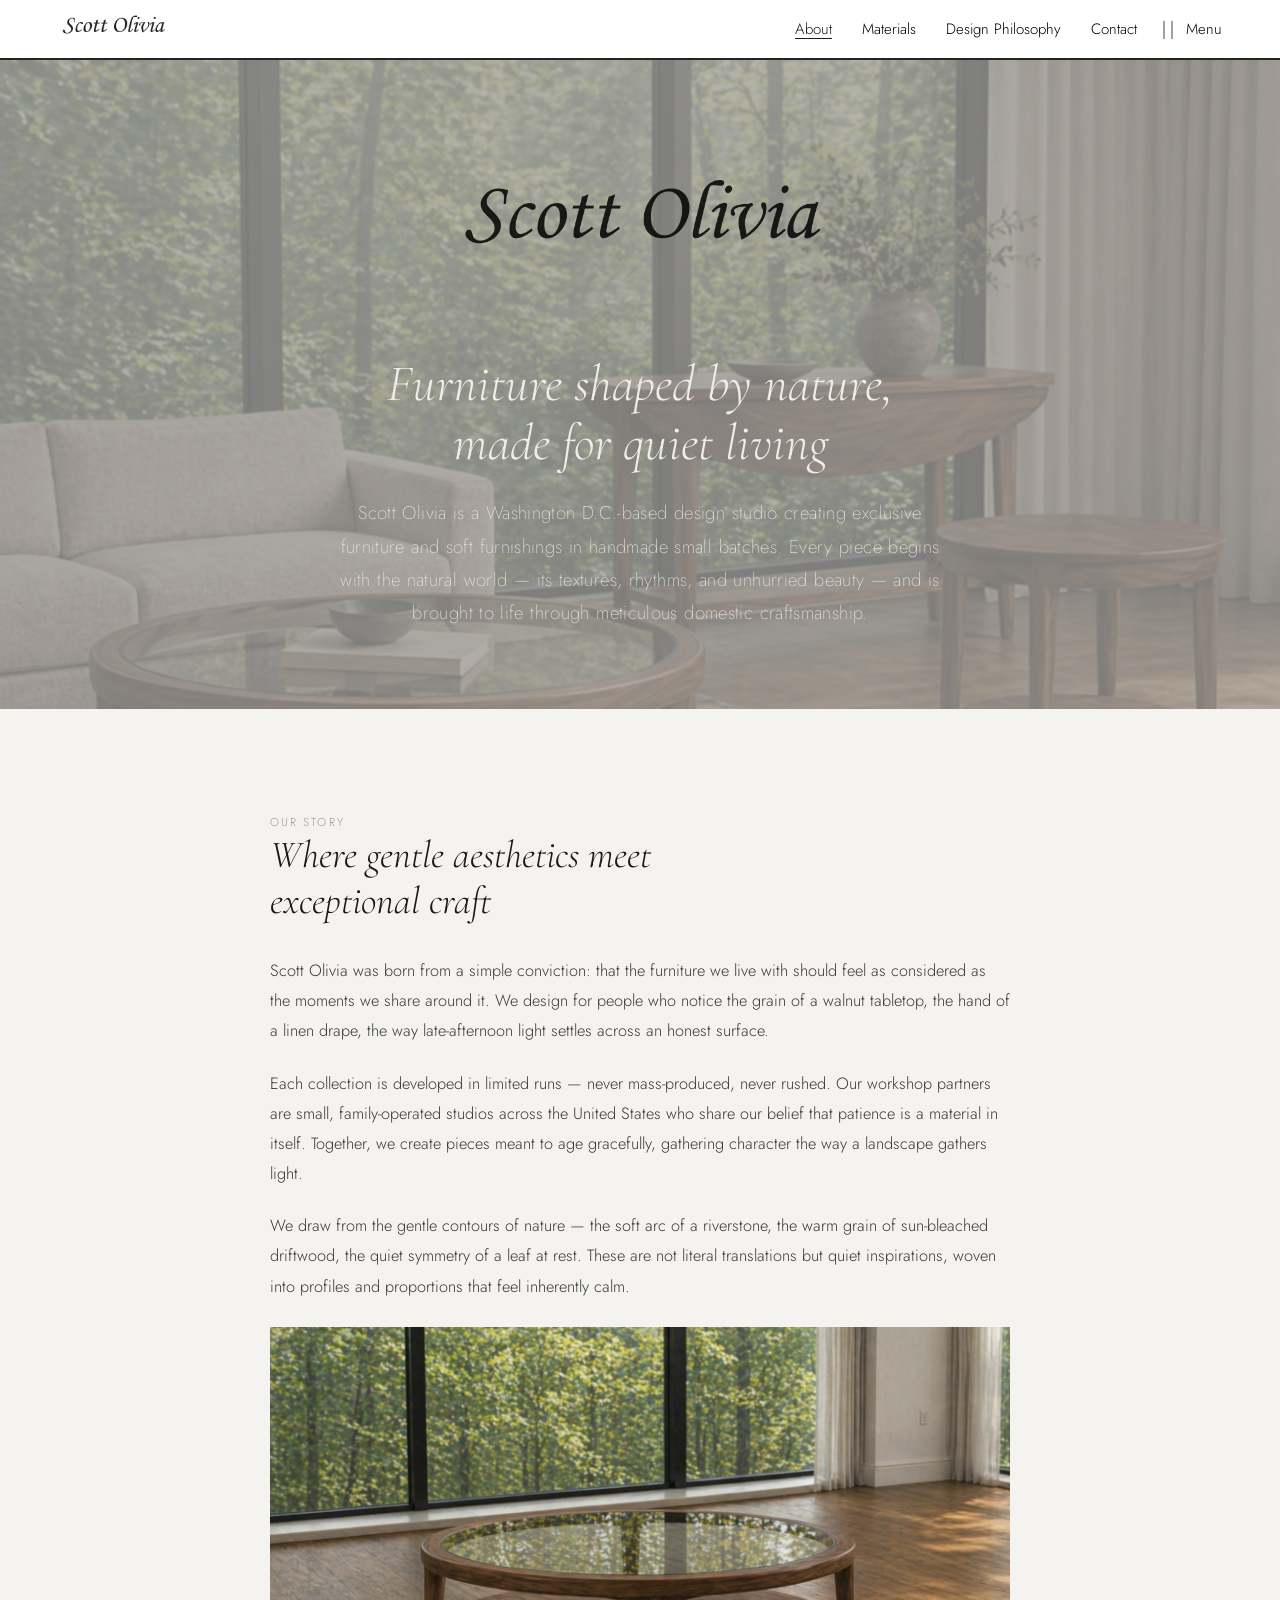
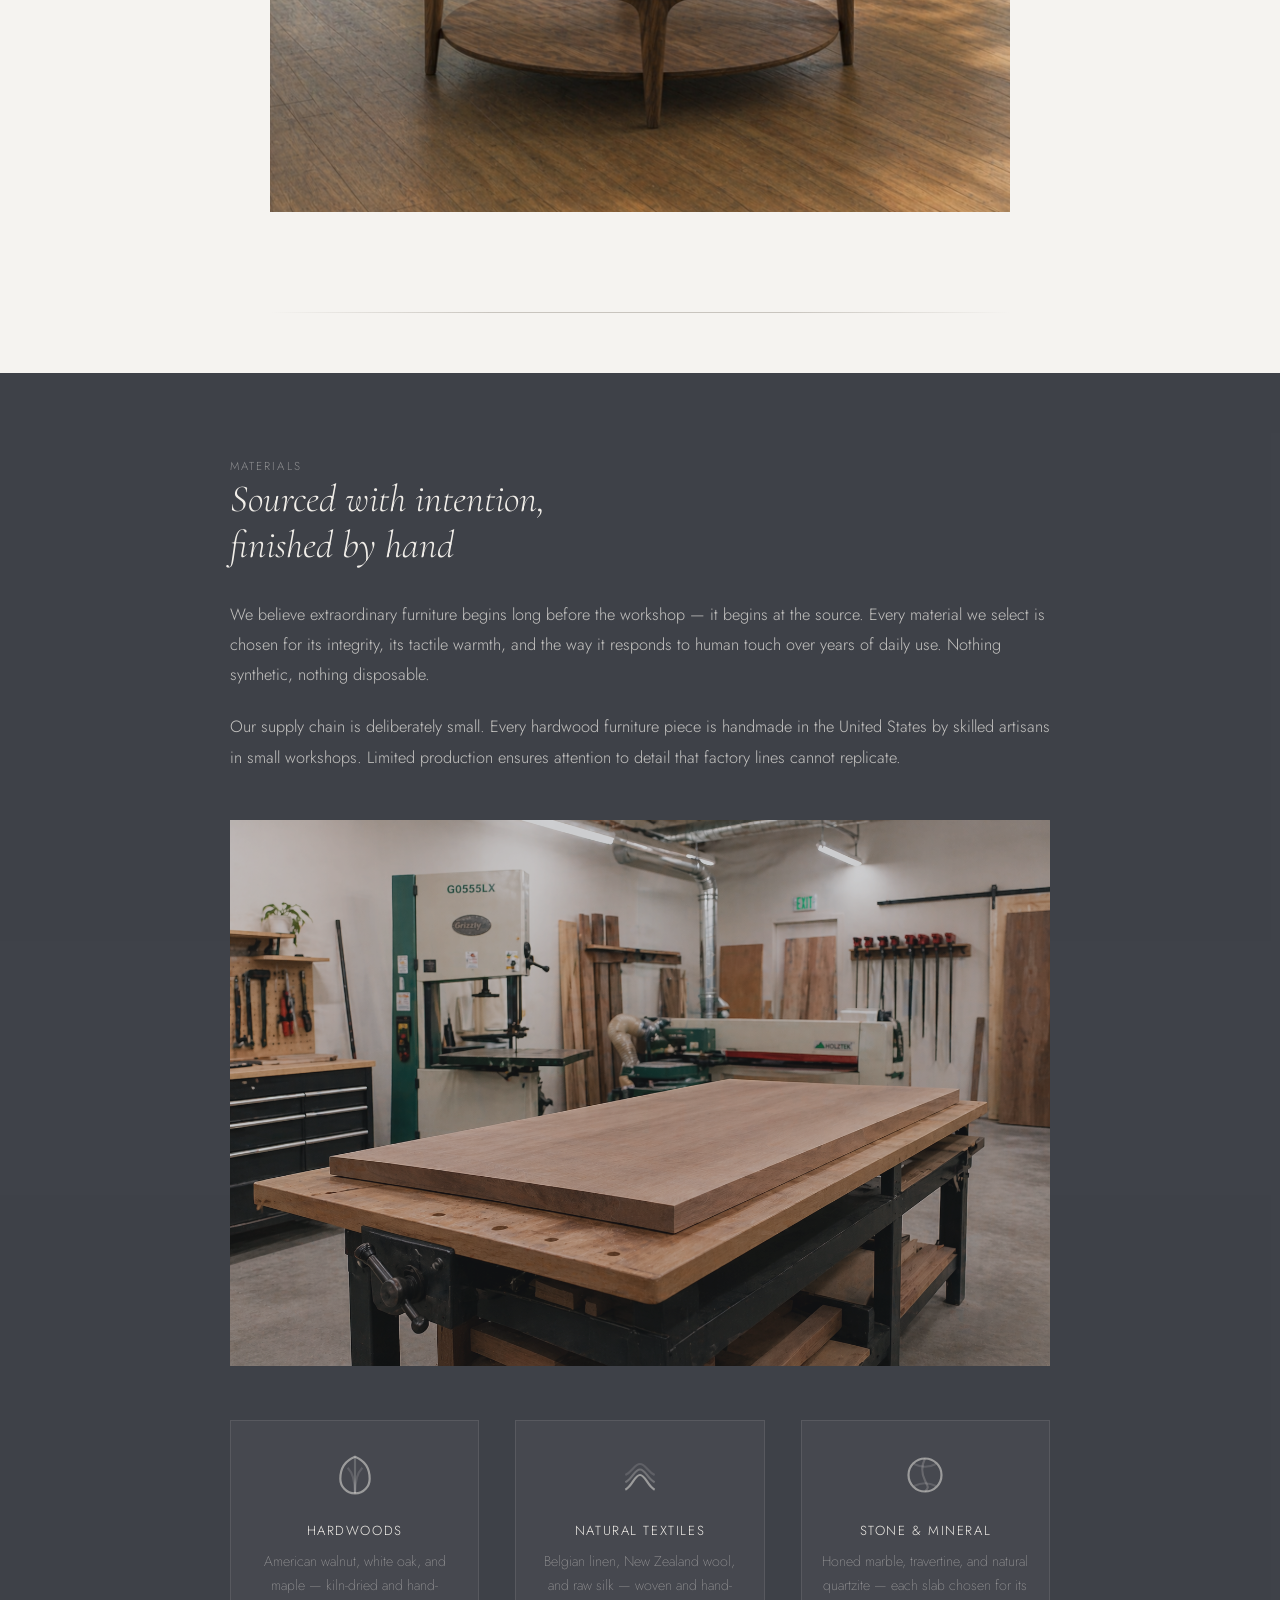
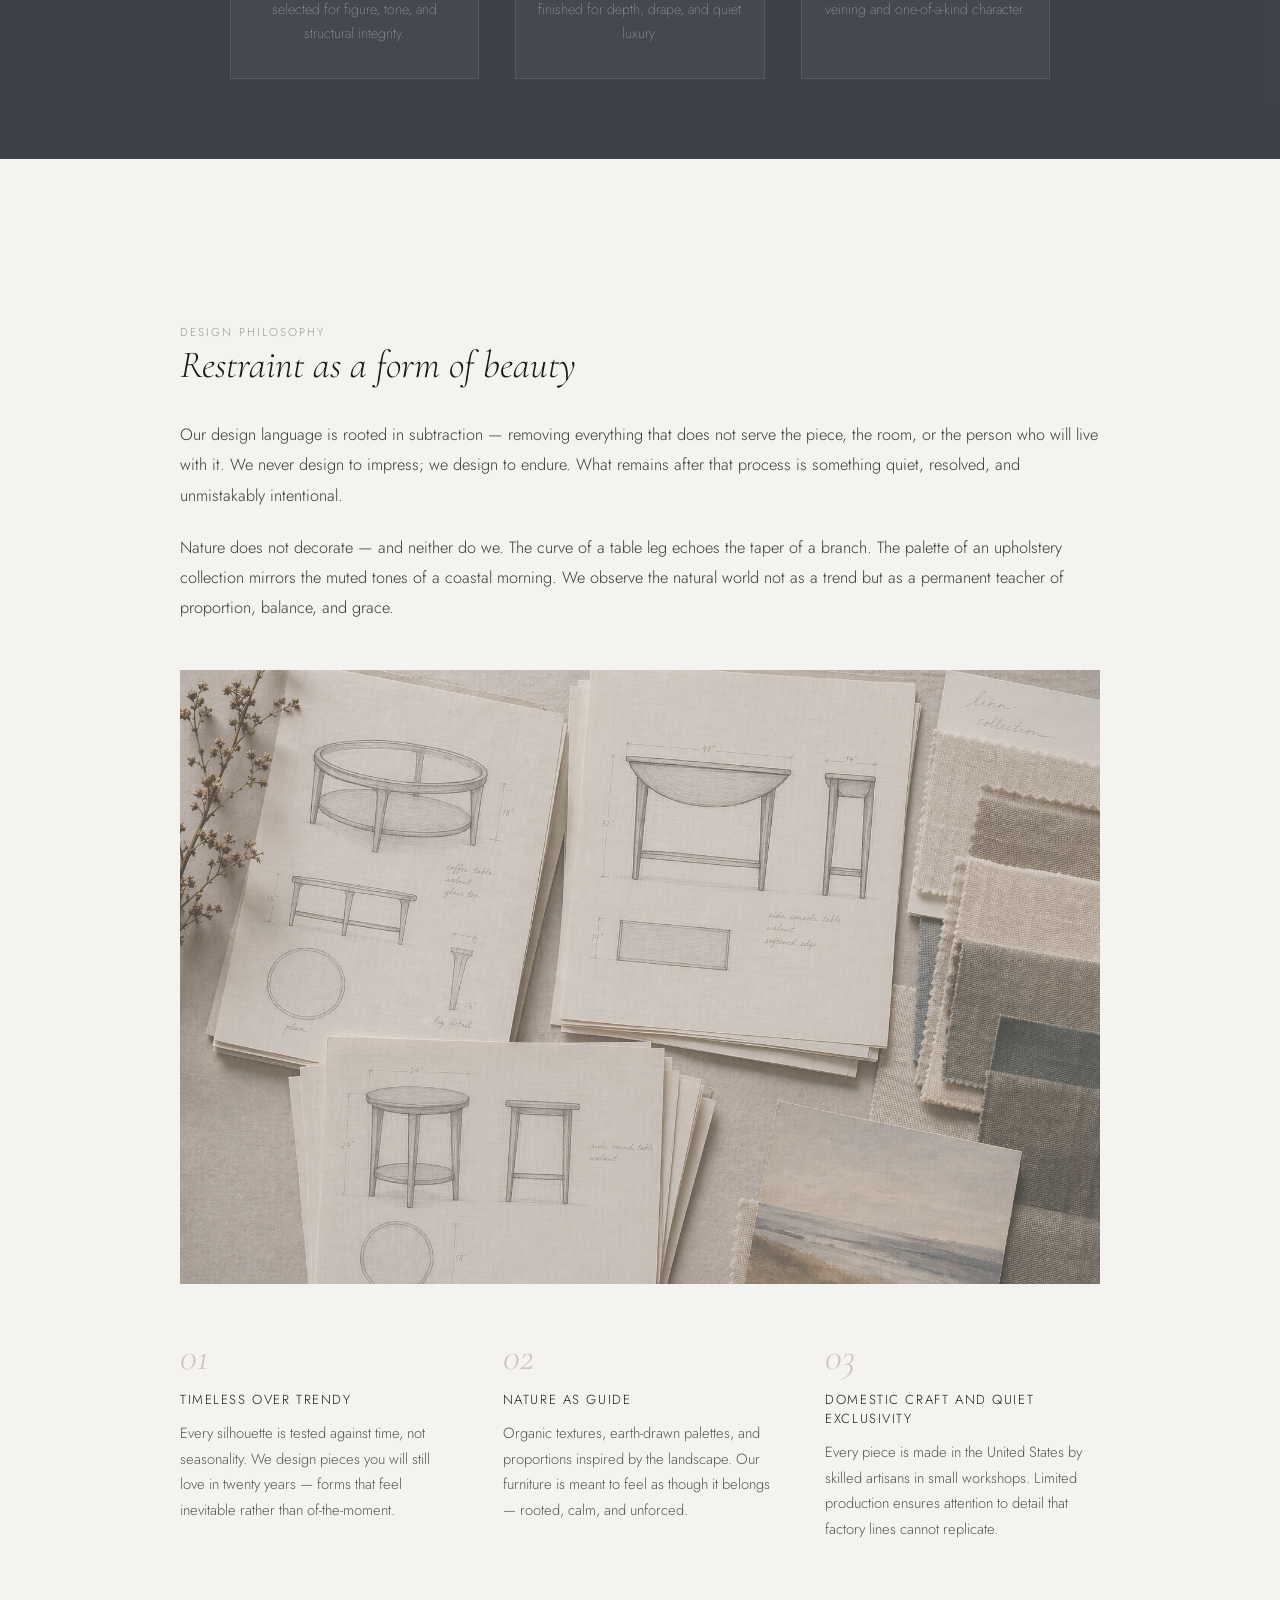
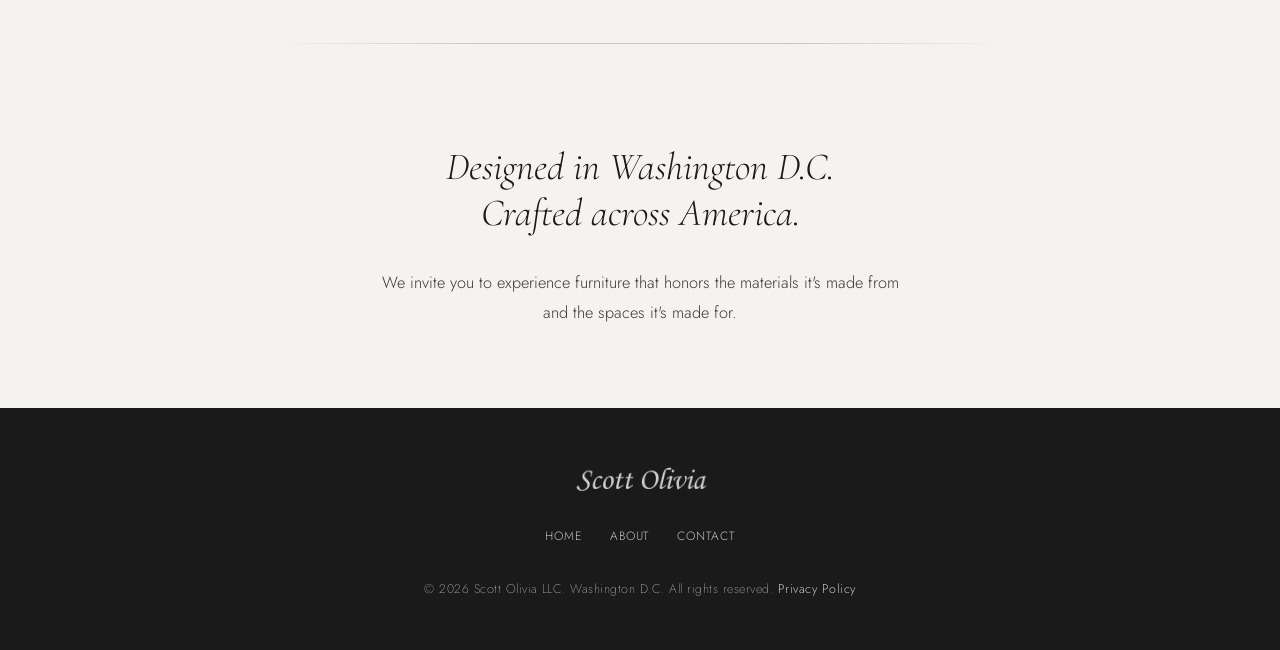
<file: about.html>
<!DOCTYPE html>
<html lang="en">
<head>
  <meta charset="UTF-8">
  <meta name="viewport" content="width=device-width, initial-scale=1.0">
  <title>About — Scott Olivia</title>
  <link rel="preconnect" href="https://fonts.googleapis.com">
  <link rel="preconnect" href="https://fonts.gstatic.com" crossorigin>
  <link href="https://fonts.googleapis.com/css2?family=Cormorant+Garamond:ital,wght@0,300;0,400;1,300;1,400&family=Jost:wght@200;300;400&display=swap" rel="stylesheet">
  <link rel="stylesheet" href="shared.css">

  <style>
    *, *::before, *::after { box-sizing: border-box; margin: 0; padding: 0; -webkit-tap-highlight-color: transparent; }
    html { scroll-behavior: smooth; }
    body {
      font-family: 'Jost', sans-serif;
      font-weight: 300;
      background: #f5f3f0;
      color: #1c1c1c;
      -webkit-font-smoothing: antialiased;
    }

    @keyframes fadeUp {
      from { opacity: 0; transform: translateY(24px); }
      to   { opacity: 1; transform: translateY(0); }
    }

    /* ── PAGE CONTENT ── */
    .page { padding-top: 60px; }

        @media screen and (min-width: 2400px) {
            .hero__logo {
                    max-width: 550px !important;
            }
        }

    /* ── HERO ── */
    .hero {
      position: relative;
      min-height: 70vh;
      display: flex;
      align-items: center;
      justify-content: center;
      overflow: hidden;
    }
    .hero::before {
    content: '';
    position: absolute;
    inset: 0;
    background: rgb(120 120 120 / 45%);
    z-index: 1;
    }
    .hero__content {
    position: relative;
    z-index: 2;
    text-align: center;
    max-width: 680px;
    padding: 80px 32px;
    animation: fadeUp 1.2s 0.1s cubic-bezier(0.22, 1, 0.36, 1) both;
    }
    section#about::after {
    content: "";
    background-image: url(img/4a.png);
    background-size: cover;
    /* background-position: center; */
    opacity: .5;
    position: absolute;
    top: 0px;
    left: 0;
    width: 100%;
    height: 100%;
    z-index: -1;
}
    .hero__logo {
      display: block; width: 100%; max-width: 452px; margin: 0 auto 40px;
      filter: brightness(0); opacity: 0.85;
    }
    .hero__title {
      font-family: 'Cormorant Garamond', serif;
      font-weight: 300; font-style: italic;
      font-size: clamp(2.2rem, 4vw, 3.4rem);
      color: #f0ede8;
      line-height: 1.15;
      margin-bottom: 24px;
    }
    .hero__subtitle {
      font-family: 'Jost', sans-serif;
      font-weight: 200;
      font-size: clamp(1rem, 1.6vw, 1.15rem);
      color:rgba(240,237,232,0.99);
      line-height: 1.8;
      letter-spacing: 0.02em;
    }

    section#about {
          background-image: none !important;
    position: relative;
    overflow: hidden;
    }

    /* ── SECTIONS ── */
    .section {
      max-width: 820px;
      margin: 0 auto;
      padding: 100px 40px;
      animation: fadeUp 0.8s cubic-bezier(0.22, 1, 0.36, 1) both;
    }
    .section--wide {
      max-width: 1000px;
    }
    .section__label {
      font-family: 'Jost', sans-serif;
      font-weight: 300;
      font-size: 0.72rem;
      letter-spacing: 0.18em;
      text-transform: uppercase;
      color: #999;
      margin-bottom: 18px;
    }
    .section__heading {
      font-family: 'Cormorant Garamond', serif;
      font-weight: 300; font-style: italic;
      font-size: clamp(1.8rem, 3vw, 2.6rem);
      line-height: 1.2;
      color: #1a1a1a;
      margin-bottom: 32px;
    }
    .section__text {
      font-family: 'Jost', sans-serif;
      font-weight: 300;
      font-size: 1.02rem;
      line-height: 1.85;
      color: #3a3a3a;
      margin-bottom: 22px;
    }
    .section__text:last-child { margin-bottom: 0; }

    /* ── DIVIDER ── */
    .divider {
      max-width: 820px;
      margin: 0 auto;
      padding: 0 40px;
    }
    .divider__line {
      height: 1px;
      background: linear-gradient(90deg, transparent, #c8c4be 30%, #c8c4be 70%, transparent);
    }

    /* ── HIGHLIGHT BAND ── */
    .band {
      background: rgb(53 56 64 / 95%);
      padding: 80px 40px;
      margin: 60px 0;
    }
    .band__inner {
      max-width: 820px;
      margin: 0 auto;
    }
    .band .section__label { color: rgba(240,237,232,0.45); }
    .band .section__heading { color: #f0ede8; }
    .band .section__text { color: rgba(240,237,232,0.75); }

    /* ── MATERIALS GRID ── */
    .materials-grid {
      display: grid;
      grid-template-columns: repeat(auto-fit, minmax(220px, 1fr));
      gap: 36px;
      margin-top: 48px;
    }
    .material-card {
      text-align: center;
      padding: 32px 20px;
      border: 1px solid rgba(240,237,232,0.1);
      background: rgba(255,255,255,0.04);
      transition: background 0.3s;
    }
    .material-card:hover {
      background: rgba(255,255,255,0.08);
    }
    .material-card__icon {
      width: 44px; height: 44px; margin: 0 auto 18px;
      color: rgba(240,237,232,0.5);
    }
    .material-card__name {
      font-family: 'Jost', sans-serif;
      font-weight: 300;
      font-size: 0.82rem;
      letter-spacing: 0.12em;
      text-transform: uppercase;
      color: #f0ede8;
      margin-bottom: 10px;
    }
    .material-card__desc {
      font-family: 'Jost', sans-serif;
      font-weight: 200;
      font-size: 0.88rem;
      line-height: 1.7;
      color: rgba(240,237,232,0.55);
    }

    /* ── PHILOSOPHY PILLARS ── */
    .pillars {
      display: grid;
      grid-template-columns: repeat(auto-fit, minmax(200px, 1fr));
      gap: 48px;
      margin-top: 48px;
    }
    .pillar__number {
      font-family: 'Cormorant Garamond', serif;
      font-weight: 300; font-style: italic;
      font-size: 2.4rem;
      color: #c8c4be;
      line-height: 1;
      margin-bottom: 14px;
    }
    .pillar__title {
      font-family: 'Jost', sans-serif;
      font-weight: 300;
      font-size: 0.82rem;
      letter-spacing: 0.12em;
      text-transform: uppercase;
      color: #1a1a1a;
      margin-bottom: 12px;
    }
    .pillar__text {
      font-family: 'Jost', sans-serif;
      font-weight: 300;
      font-size: 0.92rem;
      line-height: 1.75;
      color: #555;
    }

    /* ── SPECIAL TEXT ── */
    .special-text-one {
      background-color: #55472c73;
      padding: 3px 6px;
      border-radius: 8px;
      color: #ffffff91;
    }
    .special-text-two {
      background-color: #2c425573;
      padding: 3px 6px;
      border-radius: 8px;
      color: #ffffff91;
    }

    .img-our-story-slide {
        align-items: center;
        margin: 25px 0 0 0;
        width: 100%;
    }

    /* ── RESPONSIVE ── */
    @media (max-width: 900px) {
      .section { padding: 64px 28px; }
      .band { padding: 56px 28px; }
      .materials-grid { grid-template-columns: 1fr 1fr; gap: 24px; }
      .pillars { grid-template-columns: 1fr; gap: 36px; }
    }
    @media (max-width: 640px) {
      .hero { min-height: 55vh; }
      .hero__content { padding: 56px 24px; }
      .section { padding: 48px 20px; }
      .band { padding: 40px 20px; }
      .materials-grid { grid-template-columns: 1fr; gap: 20px; }
    }

    /* ── STORY SLIDESHOW ── */
    .story-slideshow {
      position: relative;
      height: 485px;
      width: 100%;
      overflow: hidden;
      margin: 25px 0 0 0;
    }
    .story-slideshow__slide {
      position: absolute;
      inset: 0;
      width: 100%;
      height: 100%;
      object-fit: cover;
      opacity: 0;
      transition: opacity 1.2s ease-in-out;
    }
    .story-slideshow__slide.active {
      opacity: 1;
    }
  </style>
</head>
<body>

  <div id="so-nav"></div>

  <div class="page">

    <!-- ═══════════ HERO ═══════════ -->
    <section class="hero" id="about">
      <div class="hero__content">
        <img class="hero__logo" src="logo/big-text.png" alt="Scott Olivia">
        <h1 class="hero__title">Furniture shaped by nature,<br>made for quiet living</h1>
        <p class="hero__subtitle">Scott Olivia is a Washington D.C.-based design studio creating exclusive furniture and soft furnishings in handmade small batches. Every piece begins with the natural world — its textures, rhythms, and unhurried beauty — and is brought to life through meticulous domestic craftsmanship.</p>
      </div>
    </section>

    <!-- ═══════════ OUR STORY ═══════════ -->
    <section class="section" id="our-story">
      <span class="section__label">Our Story</span>
      <h2 class="section__heading">Where gentle aesthetics meet <br>exceptional craft</h2>

      <div>
      <p class="section__text">Scott Olivia was born from a simple conviction: that the furniture we live with should feel as considered as the moments we share around it. We design for people who notice the grain of a walnut tabletop, the hand of a linen drape, the way late-afternoon light settles across an honest surface.</p>
      <p class="section__text">Each collection is developed in limited runs — never mass-produced, never rushed. Our workshop partners are small, family-operated studios across the United States who share our belief that patience is a material in itself. Together, we create pieces meant to age gracefully, gathering character the way a landscape gathers light.</p>
      <p class="section__text">We draw from the gentle contours of nature — the soft arc of a riverstone, the warm grain of sun-bleached driftwood, the quiet symmetry of a leaf at rest. These are not literal translations but quiet inspirations, woven into profiles and proportions that feel inherently calm.</p>
      </div>
      <div class="story-slideshow">
        <img src="img/about-slides/3.png"   alt="" class="story-slideshow__slide active">
        <img src="img/about-slides/4.png"   alt="" class="story-slideshow__slide">
        <img src="img/about-slides/5.png"   alt="" class="story-slideshow__slide">
        <img src="img/about-slides/12.png"  alt="" class="story-slideshow__slide">
        <img src="img/about-slides/12a.png" alt="" class="story-slideshow__slide">
      </div>
    </section>

    <div class="divider"><div class="divider__line"></div></div>

    <!-- ═══════════ MATERIALS ═══════════ -->
    <div class="band" id="materials">
      <div class="band__inner">
        <span class="section__label">Materials</span>
        <h2 class="section__heading">Sourced with intention,<br>finished by hand</h2>
        <p class="section__text">We believe extraordinary furniture begins long before the workshop — it begins at the source. Every material we select is chosen for its integrity, its tactile warmth, and the way it responds to human touch over years of daily use. Nothing synthetic, nothing disposable.</p>
        <p class="section__text">Our supply chain is deliberately small. Every hardwood furniture piece is handmade in the United States by skilled artisans in small workshops. Limited production ensures attention to detail that factory lines cannot replicate.</p>
        <img src="img/7.png" alt="" class="img-our-story-slide" style="opacity: .75;">

        <div class="materials-grid">
          <div class="material-card">
            <svg class="material-card__icon" viewBox="0 0 24 24" fill="none" stroke="currentColor" stroke-width="1.2">
              <path d="M12 2C7 4 4 8 4 14c0 4 3 8 8 8s8-4 8-8c0-6-3-10-8-12z"/>
              <path d="M12 2v20" opacity="0.4"/>
              <path d="M8 8c2 2 4 6 4 14" opacity="0.3"/>
              <path d="M16 8c-2 2-4 6-4 14" opacity="0.3"/>
            </svg>
            <h3 class="material-card__name">Hardwoods</h3>
            <p class="material-card__desc">American walnut, white oak, and maple — kiln-dried and hand-selected for figure, tone, and structural integrity.</p>
          </div>
          <div class="material-card">
            <svg class="material-card__icon" viewBox="0 0 24 24" fill="none" stroke="currentColor" stroke-width="1.2">
              <path d="M4 20c4-2 5-8 8-8s4 6 8 8"/>
              <path d="M4 16c4-2 5-7 8-7s4 5 8 7" opacity="0.5"/>
              <path d="M4 12c4-2 5-6 8-6s4 4 8 6" opacity="0.3"/>
            </svg>
            <h3 class="material-card__name">Natural Textiles</h3>
            <p class="material-card__desc">Belgian linen, New Zealand wool, and raw silk — woven and hand-finished for depth, drape, and quiet luxury.</p>
          </div>
          <div class="material-card">
            <svg class="material-card__icon" viewBox="0 0 24 24" fill="none" stroke="currentColor" stroke-width="1.2">
              <circle cx="12" cy="12" r="9"/>
              <path d="M12 3c-2 4-2 8 0 12s2 4 0 6" opacity="0.4"/>
              <path d="M6 6c4 2 8 2 12 0" opacity="0.3"/>
              <path d="M6 18c4-2 8-2 12 0" opacity="0.3"/>
            </svg>
            <h3 class="material-card__name">Stone &amp; Mineral</h3>
            <p class="material-card__desc">Honed marble, travertine, and natural quartzite — each slab chosen for its veining and one-of-a-kind character.</p>
          </div>
          <!-- <div class="material-card">
            <svg class="material-card__icon" viewBox="0 0 24 24" fill="none" stroke="currentColor" stroke-width="1.2">
              <rect x="3" y="3" width="18" height="18" rx="2"/>
              <line x1="3" y1="9" x2="21" y2="9" opacity="0.3"/>
              <line x1="3" y1="15" x2="21" y2="15" opacity="0.3"/>
              <line x1="9" y1="3" x2="9" y2="21" opacity="0.3"/>
              <line x1="15" y1="3" x2="15" y2="21" opacity="0.3"/>
            </svg>
            <h3 class="material-card__name">Metals &amp; Hardware</h3>
            <p class="material-card__desc">Solid brass, brushed bronze, and blackened steel — forged and hand-patinated for warmth that deepens with time.</p>
          </div> -->
        </div>
      </div>
    </div>

    <!-- ═══════════ DESIGN PHILOSOPHY ═══════════ -->
    <section class="section section--wide" id="design-philosophy">
      <span class="section__label">Design Philosophy</span>
      <h2 class="section__heading">Restraint as a form of beauty</h2>
      <p class="section__text">Our design language is rooted in subtraction — removing everything that does not serve the piece, the room, or the person who will live with it. We never design to impress; we design to endure. What remains after that process is something quiet, resolved, and unmistakably intentional.</p>
      <p class="section__text">Nature does not decorate — and neither do we. The curve of a table leg echoes the taper of a branch. The palette of an upholstery collection mirrors the muted tones of a coastal morning. We observe the natural world not as a trend but as a permanent teacher of proportion, balance, and grace.</p>
      <img src="img/8.png" alt="" class="img-our-story-slide" style="opacity: .75;">

      <div class="pillars">
        <div>
          <div class="pillar__number">01</div>
          <h3 class="pillar__title">Timeless over Trendy</h3>
          <p class="pillar__text">Every silhouette is tested against time, not seasonality. We design pieces you will still love in twenty years — forms that feel inevitable rather than of-the-moment.</p>
        </div>
        <div>
          <div class="pillar__number">02</div>
          <h3 class="pillar__title">Nature as Guide</h3>
          <p class="pillar__text">Organic textures, earth-drawn palettes, and proportions inspired by the landscape. Our furniture is meant to feel as though it belongs — rooted, calm, and unforced.</p>
        </div>
        <div>
          <div class="pillar__number">03</div>
          <h3 class="pillar__title">Domestic Craft and Quiet Exclusivity</h3>
          <p class="pillar__text">Every piece is made in the United States by skilled artisans in small workshops. Limited production ensures attention to detail that factory lines cannot replicate.</p>
        </div>
        <!-- <div>
          <div class="pillar__number">04</div>
          <h3 class="pillar__title">Quiet Exclusivity</h3>
          <p class="pillar__text">Small batches mean no two collections are identical. Our clients don't want what everyone has — they want something considered, rare, and genuinely their own.</p>
        </div> -->
      </div>
    </section>

    <div class="divider"><div class="divider__line"></div></div>

    <!-- ═══════════ CLOSING ═══════════ -->
    <section class="section" style="text-align: center; padding-bottom: 80px;">
      <h2 class="section__heading">Designed in Washington D.C.<br>Crafted across America.</h2>
      <p class="section__text" style="max-width: 540px; margin: 0 auto;">We invite you to experience furniture that honors the materials it's made from and the spaces it's made for.</p>
    </section>

    <div id="so-footer"></div>

  </div>

  <script src="shared.js"></script>
  <script>
  initShared([
    { label: 'About',             href: '#about' },
    { label: 'Materials',         href: '#materials' },
    { label: 'Design Philosophy', href: '#design-philosophy' },
    { label: 'Contact',           href: 'contact.html' },
  ], { openMenuOnDesktop: true, trackSections: true });
  </script>
  <script>
  /* ── Story slideshow ── */
  (function () {
    const slides = document.querySelectorAll('.story-slideshow__slide');
    let current = 0;
    setInterval(function () {
      slides[current].classList.remove('active');
      current = (current + 1) % slides.length;
      slides[current].classList.add('active');
    }, 4000);
  })();
  </script>
  <script>
  /* ── Scroll-triggered fade-in ── */
  const sections = document.querySelectorAll('.section, .band');
  const observer = new IntersectionObserver((entries) => {
    entries.forEach(entry => {
      if (entry.isIntersecting) {
        entry.target.style.animationPlayState = 'running';
        observer.unobserve(entry.target);
      }
    });
  }, { threshold: 0.12 });
  sections.forEach(s => {
    s.style.animationPlayState = 'paused';
    observer.observe(s);
  });
  </script>

</body>
</html>
</file>
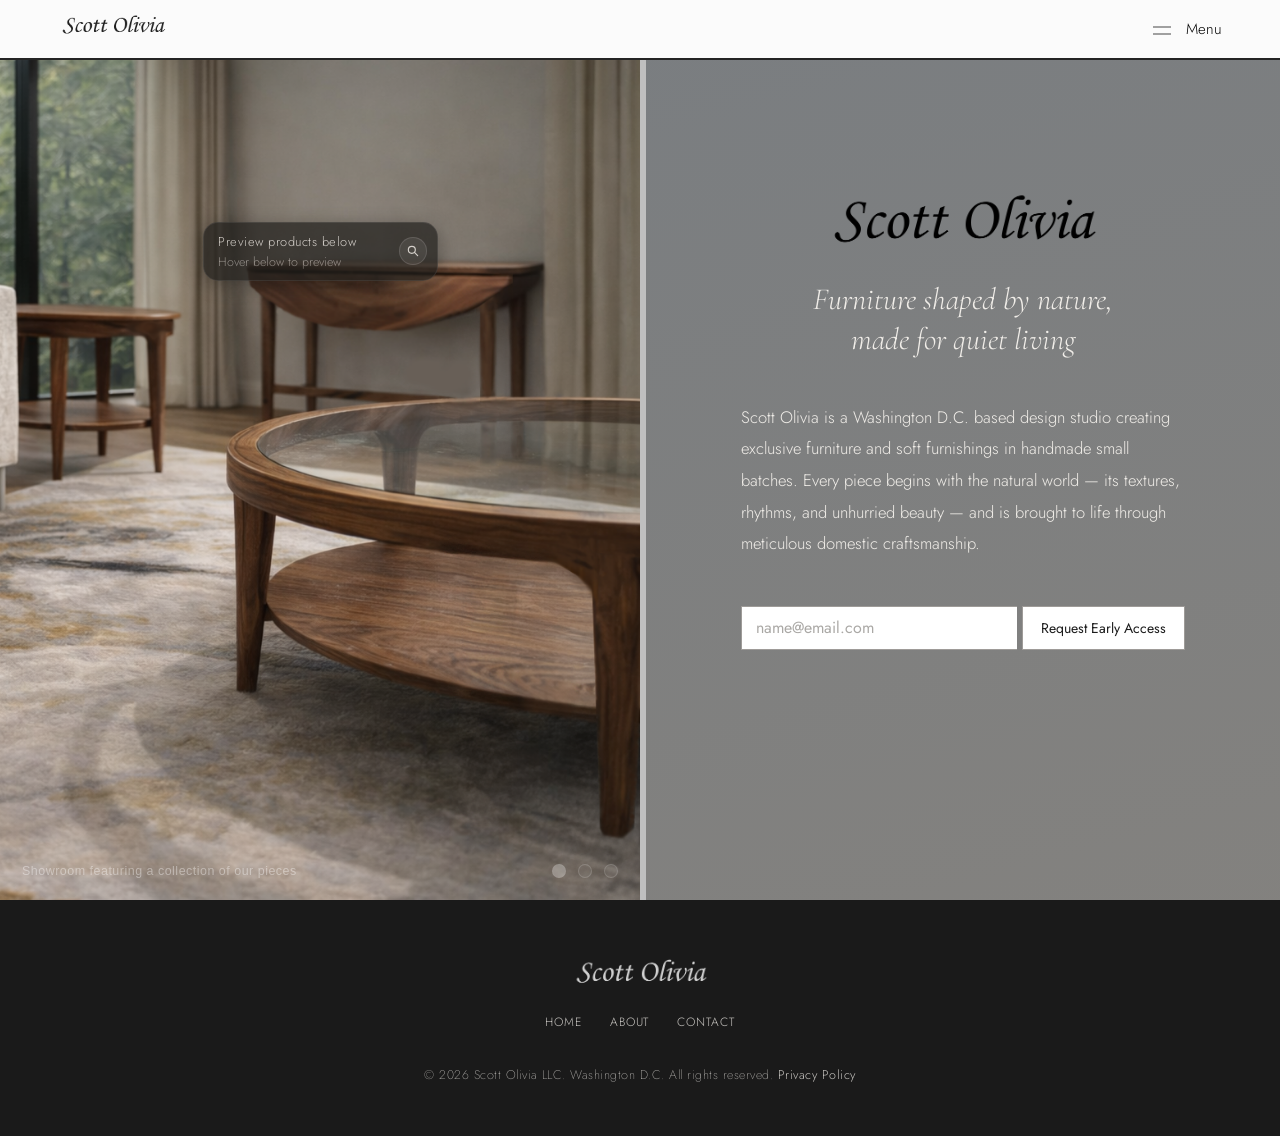
<file: big-screen.html>
<html lang="en"><head>
  <meta charset="UTF-8">
  <meta name="viewport" content="width=device-width, initial-scale=1.0">
  <title>Scott Olivia — Furniture Design Boutique and Soft Furnishings</title>
  <link rel="preconnect" href="https://fonts.googleapis.com">
  <link rel="preconnect" href="https://fonts.gstatic.com" crossorigin="">
  <link href="https://fonts.googleapis.com/css2?family=Cormorant+Garamond:ital,wght@0,300;0,400;1,300;1,400&amp;family=Jost:wght@200;300;400&amp;display=swap" rel="stylesheet">
  <link rel="stylesheet" href="shared.css">

  <style>
    *, *::before, *::after { box-sizing: border-box; margin: 0; padding: 0; -webkit-tap-highlight-color: transparent; }
    html, body { height: 100%; }
    body { font-family: 'Jost', sans-serif; font-weight: 300; background: #888; }

    /* ── DESKTOP SCROLL HINT ── */
    .desktop-scroll-hint {
      position: absolute;
      bottom: 24px;
      left: 50%;
      transform: translateX(-50%);
      z-index: 70;
      display: flex;
      flex-direction: column;
      align-items: center;
      gap: 6px;
      animation: fadeUp 1s 2s cubic-bezier(0.22, 1, 0.36, 1) both;
      transition: opacity 0.5s ease;
      cursor: pointer;
    }
    .desktop-scroll-hint__box {
      display: flex; align-items: center; gap: 10px;
      background: rgba(32,30,28,0.72); border: 1px solid rgba(255,255,255,0.08);
      padding: 8px 14px; border-radius: 15px;
      box-shadow: 0 4px 16px rgba(0,0,0,0.25);
    }
    .desktop-scroll-hint__text {
      font-family: 'Jost', sans-serif; font-weight: 300;
      font-size: 0.72rem; letter-spacing: 0.04em;
      color: rgba(240,237,232,0.65);
    }
    .desktop-scroll-hint__arrow {
      width: 16px; height: 16px; color: rgba(240,237,232,0.4);
      animation: bounceDown 1.8s ease-in-out infinite;
    }

    /* ── MOBILE SCROLL HINT ── */
    .mobile-scroll-hint {
      display: none;
      position: absolute;
      bottom: 90px; left: 32%;
      transform: translateX(-50%);
      z-index: 25;
      flex-direction: column;
      align-items: center;
      gap: 8px;
      animation: fadeUp 1s 0.5s cubic-bezier(0.22, 1, 0.36, 1) both;
    }
    .mobile-scroll-hint__box {
      display: flex; align-items: center; gap: 10px;
      background: rgba(32,30,28,0.88); border: 1px solid rgba(255,255,255,0.1);
      padding: 10px 16px; border-radius: 15px;
      box-shadow: 0 4px 20px rgba(0,0,0,0.4);
    }
    .mobile-scroll-hint__text {
      font-family: 'Jost', sans-serif; font-weight: 300;
      font-size: 0.78rem; letter-spacing: 0.04em;
      color: #f0ede8;
    }
    .mobile-scroll-hint__sub {
      font-family: 'Cormorant Garamond', serif; font-style: italic;
      font-size: 0.72rem; color: rgba(240,237,232,0.5);
    }
    .mobile-scroll-hint__arrow {
      width: 20px; height: 20px; color: rgba(240,237,232,0.45);
      animation: bounceDown 1.8s ease-in-out infinite;
    }
    @keyframes bounceDown {
      0%, 100% { transform: translateY(0); }
      50% { transform: translateY(6px); }
    }
    @keyframes slowZoom {
      from { transform: scale(1); }
      to   { transform: scale(1.06); }
    }

    @keyframes fadeUp {
      from { opacity: 0; transform: translateY(20px); }
      to   { opacity: 1; transform: translateY(0); }
    }

    /* ── MAIN LAYOUT ── */
    .content {
      position: relative; margin-top: 60px;
      height: calc(100vh - 60px);
      z-index: 50; display: flex; align-items: stretch;
    }

    .special-text-one {
      background-color: #55472c73;
    padding: 5px;
    border-radius: 10px;
    color: #ffffff91;
    }

    .special-text-two {
          background-color: #2c425573;
    padding: 5px;
    border-radius: 10px;
    color: #ffffff91;
    }

    /* ── LEFT: photo zone — exactly 50% ── */
    .photo-zone {
      width: 50%;
      flex-shrink: 0;
      position: relative;
      overflow: hidden;
      /* background: #111; */
    }

    /*
      The image fills the photo zone with object-fit:cover.
      Because it is position:absolute inset:0, getBoundingClientRect()
      returns the same rect as the photo-zone element itself.
      Hotspot Y uses the photo-zone rect directly — no +offset needed.
      We use object-position to crop the ceiling and show the furniture.
    */
    .photo-zone__img {
      position: absolute;
      inset: 0;
      width: 100%;
      height: 100%;
      object-fit: cover;
      object-position: right 15%;
      display: block;
      image-rendering: high-quality;
      z-index: 1;
      pointer-events: none;
      /* mask-image: linear-gradient(transparent 0%, black 12%); */
    }

    .photo-zone__img--next {
      z-index: 2;
      opacity: 0;
      transform: translateX(10px);
    }

    @keyframes slideFadeIn {
      from { opacity: 0; transform: translateX(18px); }
      to   { opacity: 1; transform: translateX(0); }
    }
    @keyframes slideFadeOut {
      from { opacity: 1; transform: translateX(0); }
      to   { opacity: 0; transform: translateX(-18px); }
    }

    .photo-zone__img.animate-in {
      animation: slideFadeIn 0.9s ease forwards;
    }
    .photo-zone__img.animate-out {
      animation: slideFadeOut 0.9s ease forwards;
    }

    .photo-caption {
      position: absolute;
      left: 22px;
      bottom: 22px;
      font-family: sans-serif;
      font-size: 0.78rem;
      color: rgba(255,255,255,0.38);
      letter-spacing: 0.04em;
      pointer-events: none;
      z-index: 20;
      max-width: calc(100% - 48px);
    }

    .slide-controls {
      position: absolute;
      right: 22px;
      bottom: 22px;
      display: flex;
      gap: 12px;
      align-items: center;
      z-index: 20;
      pointer-events: auto;
      opacity: .3;
    }
    .slide-dot {
      width: 14px;
      height: 14px;
      border-radius: 50%;
      border: 1px solid rgba(255,255,255,0.55);
      background: rgba(255,255,255,0.18);
      cursor: pointer;
      transition: transform 0.2s, background-color 0.2s, border-color 0.2s;
      padding: 0;
    }
    .slide-dot:hover {
      transform: scale(1.1);
    }
    .slide-dot.active {
      background: rgba(255,255,255,0.95);
      border-color: rgba(255,255,255,0.95);
    }

    @media (max-width: 900px) {
      .slide-controls {
        right: 16px;
        bottom: 16px;
      }
      .photo-caption {
        left: 16px;
        bottom: 16px;
      }
    }

    /* ── RIGHT: info panel — exactly 50% ── */
    .content__panel {
      width: 50%;
      flex-shrink: 0;
      background: linear-gradient(165deg, rgba(44,66,85,0.15) 0%, rgba(85,71,44,0.1) 100%);
      border-left: 6px solid #bfbfbf;
      display: flex;
      align-items: center;
      justify-content: center;
      position: relative;
      z-index: 60;
    }
    .hero__content {
      margin: clamp(-240px, -16vh, -100px) 0 0 0;
      width: 100%;
      display: flex;
      flex-direction: column;
      align-items: center;
    }
    /* Desktop: transparent wrapper — children flow as normal */
    .hero__header { display: contents; }
    /* Mobile-only elements — hidden on desktop */
    .mobile-photo-header { display: none; }
    .mobile-about-label { display: none; }

    .hero__logo {
      display: block; width: clamp(260px, 26vw, 550px); margin: 0 auto;
      filter: brightness(0); opacity: 0.85;
      animation: fadeUp 1.2s 0.1s cubic-bezier(0.22, 1, 0.36, 1) both;
    }
    .hero__title {
      font-family: 'Cormorant Garamond', serif;
      font-weight: 300; font-style: italic;
      font-size: clamp(22px, 2.4vw, 40px); color: #f0ede8;
      line-height: 1.3; 
      margin: -15px 0 24px 0;
      text-align: center;
      animation: fadeUp 1.0s 0.15s cubic-bezier(0.22, 1, 0.36, 1) both;
    }
    .hero__subtitle {
      font-family: 'Jost', sans-serif;
      font-weight: 300;
      color: #f0ede8;
      line-height: 1.9;
      font-size: clamp(14px, 1.3vw, 20px);
      margin: clamp(14px, 2vh, 28px) 0 clamp(24px, 4vh, 56px) 0;
      animation: fadeUp 1.0s 0.2s cubic-bezier(0.22, 1, 0.36, 1) both;
      width: 70%;
    }

    /* ── FORM ── */
    .form {
      display: flex; flex-direction: column; align-items: center; gap: 10px;
      width: 70%;
      animation: fadeUp 1.0s 0.35s cubic-bezier(0.22, 1, 0.36, 1) both;
      margin: 10px 0 0 0;
    }
    .form__row { display: flex; align-items: stretch; width: 100%; }
    .form__input {
      flex: 1 1 0; min-width: 0; background: #ffffff;
      border: 1px solid #9e9b98; border-right: none; color: #1c1c1c;
      padding: 0 14px; height: 44px; outline: none;
      transition: border-color 0.18s; -webkit-appearance: none; border-radius: 0;
      font-size: 16px;
      font-family: 'Jost', sans-serif;
    }
    .form__input::placeholder { color: #aaa8a5; }
    .form__input:focus { border-color: #555; }
    .form__input.error { border-color: #b03020; }
    .form__btn {
      flex: 0 0 auto; background: #ffffff; border: 1px solid #9e9b98; color: #1c1c1c;
      height: 44px; cursor: pointer; transition: background 0.18s, border-color 0.18s;
      white-space: nowrap; border-radius: 0; -webkit-appearance: none;
      line-height: 1; margin: 0 0 0 5px; padding: 0 18px; font-size: 14px;
      font-family: 'Jost', sans-serif;
    }
    .form__btn:hover { background: #f2f0ee; border-color: #777; }
    .form__btn:active { background: #e8e5e2; }
    .form__error { color: #c6c6c6; display: none; text-align: center; font-size: 0.78rem; }
    .form__error.visible { display: block; }
    .form__success {
      font-family: 'Cormorant Garamond', serif; font-style: italic;
      font-size: 0.92rem; color: #2a2a2a; display: none; text-align: center;
    }
    .form__success.visible { display: block; }

    /* ── HOTSPOTS ──
       Positioned absolutely over photo-zone.
       X: CSS % of photo-zone width (0–100%).
       Y: set by JS — reads the photo-zone rect and image render scale.
    */
    .hs {
      position: absolute;
      pointer-events: all;
      background: transparent;
      cursor: none;
      z-index: 10;
      /* DEBUG — uncomment to see zones:
      outline: 2px solid rgba(255,80,0,0.8) !important;
      background: rgba(255,80,0,0.12) !important; */
    }

    /* ── CURSOR TOOLTIP ── */
    #cursorTip {
      position: fixed;
      z-index: 600;
      pointer-events: none;
      /* Centered horizontally in the left 50% panel */
      left: calc(25vw - 117px);
      top: 28vh;
      width: 235px;
      opacity: 0.75;
      transition: opacity 0.15s ease;
    }
    /* On hover: full opacity, follows cursor via JS */
    #cursorTip.on {
      opacity: 0.9;
      width: auto;
    }
    .tip-box {
      display: flex; align-items: center; gap: 10px;
      background: rgba(32,30,28,0.94); border: 1px solid rgba(255,255,255,0.1);
      padding: 9px 10px 9px 14px; white-space: nowrap;
      box-shadow: 0 4px 20px rgba(0,0,0,0.45);
          border-radius: 15px;
    }
    .tip-text { flex: 1; }
    .tip-name {
      font-family: 'Jost', sans-serif; font-size: 0.8rem;
      letter-spacing: 0.04em; color: #f0ede8; display: block; margin-bottom: 2px;
    }
    .tip-sub {
      font-family:  'Jost', sans-serif;
      font-size: 0.78rem; color: rgba(240,237,232,0.6); display: block;
    }
    .tip-icon {
      width: 28px; height: 28px; border-radius: 50%;
      background: rgba(255,255,255,0.09); border: 1px solid rgba(255,255,255,0.15);
      display: flex; align-items: center; justify-content: center;
      color: #f0ede8; flex-shrink: 0;
    }
    .tip-icon svg { width: 14px; height: 14px; }

    /* ── PRODUCT MODAL DIALOG ── */
    #prodDialog {
      position: fixed; top: 60px; left: 0; right: 0; bottom: 0;
      z-index: 800; pointer-events: none;
      display: flex; align-items: center; justify-content: center; padding: 24px;
    }
    #prodDialog.on { pointer-events: all; }

    .d-backdrop {
      position: absolute; inset: 0;
      background: rgba(0,0,0,0.38);
      opacity: 0; transition: opacity 0.28s;
    }
    #prodDialog.on .d-backdrop { opacity: 1; }

    .d-card {
position: relative;
    z-index: 1;
    background: rgba(48, 46, 44, 0.97);
    backdrop-filter: blur(8px);
    -webkit-backdrop-filter: blur(8px);
    display: flex;
    width: min(960px, 88vw);
    min-height: 500px;
    max-height: calc(100vh - 120px);
    opacity: 0;
    transform: translateY(14px) scale(0.982);
    transition: opacity 0.3s cubic-bezier(0.22, 1, 0.36, 1), transform 0.3s cubic-bezier(0.22, 1, 0.36, 1);
    overflow: hidden;
    }
    #prodDialog.on .d-card { opacity: 1; transform: translateY(0) scale(1); }

    .d-img-col {
      width: 40%; flex-shrink: 0;
      background: rgba(32,30,28,0.85);
      display: flex; align-items: center; justify-content: center; padding: 28px;
    }
    .d-img-col img { width: 100%; max-height: 350px; object-fit: contain; display: block; }
    .d-img-ph {
      width: 100%; aspect-ratio: 4/3;
      border: 1px dashed rgba(255,255,255,0.12);
      display: flex; align-items: center; justify-content: center;
      color: rgba(255,255,255,0.2);
    }
    .d-img-ph svg { width: 32px; height: 32px; }

    .d-rule {
      width: 1px; flex-shrink: 0;
      background-image: repeating-linear-gradient(to bottom,
        rgba(255,255,255,0.18) 0, rgba(255,255,255,0.18) 5px,
        transparent 5px, transparent 10px);
    }

    .d-detail { flex: 1; display: flex; flex-direction: column; overflow-y: auto; }
    .d-header {
      background: rgba(48,64,82,0.92); padding: 14px 20px;
      display: flex; align-items: center; justify-content: space-between; flex-shrink: 0;
    }
    .d-title {
      font-family: 'Jost', sans-serif; font-weight: 300;
      font-size: 0.92rem; letter-spacing: 0.1em; color: #f0ede8;
    }
    .d-close {
      background: none; border: none; cursor: pointer; padding: 4px;
      display: flex; align-items: center; opacity: 0.5; transition: opacity 0.2s; color: #f0ede8;
    }
    .d-close:hover { opacity: 1; }
    .d-close svg { width: 17px; height: 17px; }

    .d-specs { padding: 18px 22px 22px; display: flex; flex-direction: column; }
    .spec-row {
      display: flex; gap: 16px; padding: 11px 0;
      border-bottom: 1px solid rgba(255,255,255,0.06);
    }
    .spec-row:last-child { border-bottom: none; }
    .spec-label {
      font-family: 'Jost', sans-serif; font-weight: 300;
      font-size: 0.74rem; color: rgba(240,237,232,0.5); width: 96px; flex-shrink: 0;
    }
    .spec-val {
      font-family: 'Jost', sans-serif; font-weight: 300;
      font-size: 0.78rem; color: #f0ede8; line-height: 1.6;
    }

    /* ── RESPONSIVE ── */
    /* ── 2400px+ WIDESCREEN ── */
    @media screen and (min-width: 2400px) {
      .d-card { width: min(1260px, 88vw); min-height: 650px; }
      .d-img-col img { max-height: 90%; }
      #cursorTip { left: calc(25vw - 140px); width: 280px !important; }
      .tip-text, .tip-name, .tip-sub { font-size: 15px; }
      .photo-caption { font-size: 0.85rem; }

          .hero__logo {
            
    }
    .hero__title {
      
    }
    .hero__subtitle {
      
    }
    }

    /* ── TABLET + MOBILE: single-column layout ── */
    @media (max-width: 1100px) {
      html, body { overflow: auto; }
      .content { position: relative; top: 0; flex-direction: column; height: auto; }
      .desktop-scroll-hint { display: none; }
      .photo-zone { width: 100%; height: calc(100vh - 60px); height: calc(100dvh - 60px); flex-shrink: 0; }
      .photo-zone__img {
        object-position: center center;
        mask-image: none;
        animation: slowZoom 8s ease-out forwards;
      }
      .content__panel { width: 100%; height: auto; border-left: none; border-top: none; flex: none;
        min-height: calc(100vh - 60px); min-height: calc(100dvh - 60px);
      }
      /* Mobile overlay: semi-transparent grey covering full photo zone */
      .mobile-photo-header {
        display: flex; flex-direction: column; align-items: center; justify-content: center;
        position: absolute; inset: 0;
        z-index: 20; padding: 0 32px; text-align: center;
        background: rgba(110, 110, 110, 0.55);
        padding-bottom: 85% !important;
        animation: fadeUp 0.9s 0s cubic-bezier(0.22, 1, 0.36, 1) both;
      }
      .mobile-photo-header__logo {
        width: 400px; filter: brightness(0) invert(1); opacity: 0.5; margin-bottom: 16px;
      }
      .mobile-photo-header__title {
        font-family: 'Cormorant Garamond', serif; font-weight: 300; font-style: italic;
        font-size: 28px; color: rgba(240,237,232,0.95); line-height: 1.35;
      }
      /* Hide the logo+title from the panel on mobile — show only subtitle + form */
      .hero__header { display: none; }
      .hero__content { margin: 0; padding: 48px 24px 64px; }
      .mobile-about-label {
        display: block;
        font-family: 'Jost', sans-serif; font-weight: 300;
        font-size: 0.72rem; letter-spacing: 0.18em; text-transform: uppercase;
        color: rgba(240,237,232,0.55); margin-bottom: 16px; width: 100%;
      }
      .hero__logo { width: 220px; margin: 0 auto 20px; }
      .hero__title { font-size: 24px; margin-bottom: 18px; }
      .hero__subtitle { margin: 20px 0; font-size: 15px; line-height: 1.65; width: 100%; }
      .form { margin: 28px 0 0 0; min-width: unset; width: 100%; }
      .form__row { width: 100%; }
      .hs, #cursorTip { display: none !important; }
      .mobile-scroll-hint { display: flex; }
      .photo-caption { display: none; }
      .slide-controls { bottom: 80px; opacity: 0.5; }
      .d-card { flex-direction: column; width: 95vw; min-height: auto; max-height: 85vh; }
      .d-img-col { width: 100%; min-height: 180px; }
      .d-rule { width: 100%; height: 1px; }
    }
    @media (max-width: 640px) {
      .content { top: -10px; }
      .photo-zone { height: calc(100vh); }
      .content__panel { min-height: calc(100vh - 54px); min-height: calc(100dvh - 54px); }
      .hero__content { padding: 48px 24px 56px; }
      .mobile-photo-header__logo { width: 400px; opacity: .5; }
      .mobile-photo-header__title { font-size: 24px; margin: -55px 0 0 0; opacity: .75;}
      .hero__subtitle { font-size: 14.5px; margin: 18px 0; }
      .form { margin-top: 24px; }
      .form__row { flex-direction: column; }
      .form__input { border-right: 1px solid #9e9b98; border-bottom: none; width: 100%; }
      .form__btn { border: 1px solid #9e9b98; width: 100%; margin: 0; }
      .slide-controls { gap: 6px;         bottom: 185px;
        left: 47%; }
      .slide-dot { width: 8px; height: 8px; }
    }
    @media (max-width: 380px) {
      .hero__logo {         width: 345px;
        margin: 0; }
      .hero__title { font-size: 30px; }
      .hero__subtitle { font-size: 18px; }
      .form__row {
            height: 95px;
      }
      .form__btn {
        margin: 5px 0;
      }
    }
  </style>
</head>
<body>

  <div id="so-nav"></div>

  <main class="content">

    <!-- LEFT 50%: photo zone with hotspots -->
    <div class="photo-zone" id="photoZone">

      <img class="photo-zone__img" id="heroImg" src="img/1.png" alt="Scott Olivia showroom" draggable="false">
      <img class="photo-zone__img photo-zone__img--next" id="heroImgNext" src="img/2.png" alt="Scott Olivia showroom" draggable="false" aria-hidden="true">
      <p class="photo-caption">Showroom featuring a collection of our pieces</p>
      <div class="slide-controls" id="slideControls" aria-label="Slide navigation">
        <button class="slide-dot active" type="button" data-index="0" aria-label="Slide 1"></button>
        <button class="slide-dot" type="button" data-index="1" aria-label="Slide 2"></button>
        <button class="slide-dot" type="button" data-index="2" aria-label="Slide 3"></button>
      </div>

      <!--
        HOTSPOT POSITIONS
        ─────────────────
        Hotspots are rendered by JS from SLIDE_HOTSPOTS below — one set per desktop slide.
        X: left/width as % of photo-zone width (0–100%).
        Y: data-ny/data-nh in NATURAL IMAGE pixels (IMG_NAT_W × IMG_NAT_H).
        JS converts Y to screen px using the rendered cover scale factor.
      -->

      <!-- Mobile: logo + title overlay above scroll hint -->
      <div class="mobile-photo-header">
        <img class="mobile-photo-header__logo" src="logo/big-text.png" alt="Scott Olivia">
        <p class="mobile-photo-header__title">Furniture shaped by nature,<br>made for quiet living</p>
      </div>

      <!-- Mobile scroll hint -->
      <div class="mobile-scroll-hint" id="mobileScrollHint">
        <div class="mobile-scroll-hint__box">
          <div>
            <span class="mobile-scroll-hint__text">Scroll down to explore</span><br>
            <span class="mobile-scroll-hint__sub">Swipe through our showroom</span>
          </div>
        </div>
        <svg class="mobile-scroll-hint__arrow" viewBox="0 0 24 24" fill="none" stroke="currentColor" stroke-width="2" stroke-linecap="round">
          <polyline points="6 9 12 15 18 9"/>
        </svg>
      </div>

    </div>

    <!-- RIGHT 50%: info panel -->
    <div class="content__panel">
      <div class="hero__content">
        <div class="hero__header">
          <img class="hero__logo" src="logo/big-text.png" alt="Scott Olivia" id="logoImg">
          <h1 class="hero__title">Furniture shaped by nature,<br>made for quiet living</h1>
        </div>
        <p class="mobile-about-label">About</p>
        <p class="hero__subtitle">Scott Olivia is a Washington D.C. based design studio creating exclusive furniture and soft furnishings in handmade small batches. Every piece begins with the natural world — its textures, rhythms, and unhurried beauty — and is brought to life through meticulous domestic craftsmanship.</p>

        <form class="form" id="earlyAccessForm" novalidate="">
          <div class="form__row">
            <input class="form__input" type="email" id="emailInput" name="email" placeholder="name@email.com" autocomplete="email" aria-label="Email address">
            <button class="form__btn" type="submit">Request Early Access</button>
          </div>
          <span class="form__error" id="formError" role="alert">Please enter a valid email address.</span>
          <span class="form__success" id="formSuccess">You're on the list. We'll be in touch.</span>
        </form>
      </div>

      <!-- Desktop scroll hint -->
      <!-- <div class="desktop-scroll-hint" id="desktopScrollHint">
        <div class="desktop-scroll-hint__box">
          <span class="desktop-scroll-hint__text">More below</span>
          <svg class="desktop-scroll-hint__arrow" viewBox="0 0 24 24" fill="none" stroke="currentColor" stroke-width="2" stroke-linecap="round">
            <polyline points="6 9 12 15 18 9"/>
          </svg>
        </div>
      </div>
    </div> -->

  </main>

  <div id="so-footer"></div>

  <!-- Cursor tooltip — shows as static hint on load, follows cursor on hover -->
  <div id="cursorTip" role="tooltip">
    <div class="tip-box">
      <div class="tip-text">
        <span class="tip-name" id="tipName">Preview products below</span>
        <span class="tip-sub">Hover below to preview</span>
      </div>
      <div class="tip-icon">
        <svg viewBox="0 0 24 24" fill="none" stroke="currentColor" stroke-width="2" stroke-linecap="round">
          <circle cx="10" cy="10" r="6"/><line x1="14.5" y1="14.5" x2="20" y2="20"/>
        </svg>
      </div>
    </div>
  </div>

  <!-- Product modal -->
  <div id="prodDialog" role="dialog" aria-modal="true" aria-labelledby="dTitle" class="">
    <div class="d-backdrop" id="dBackdrop"></div>
    <div class="d-card">
      <div class="d-img-col">
        <img id="dImg" src="img/rug.png" alt="Versails Area Rug" style="display: block;">
        <div id="dImgPh" class="d-img-ph" style="display: none;">
          <svg viewBox="0 0 24 24" fill="none" stroke="currentColor" stroke-width="1.5">
            <rect x="3" y="3" width="18" height="18" rx="2"></rect>
            <circle cx="8.5" cy="8.5" r="1.5"></circle>
            <path d="M21 15l-5-5L5 21"></path>
          </svg>
        </div>
      </div>
      <div class="d-rule"></div>
      <div class="d-detail">
        <div class="d-header">
          <span class="d-title" id="dTitle">Versails Area Rug</span>
          <button class="d-close" id="dClose" aria-label="Close">
            <svg viewBox="0 0 24 24" fill="none" stroke="currentColor" stroke-width="2.2" stroke-linecap="round">
              <line x1="18" y1="6" x2="6" y2="18"></line><line x1="6" y1="6" x2="18" y2="18"></line>
            </svg>
          </button>
        </div>
        <div class="d-specs" id="dSpecs"><div class="spec-row">
         <span class="spec-label">Type</span>
         <span class="spec-val">Area Rug</span>
       </div><div class="spec-row">
         <span class="spec-label">Composition</span>
         <span class="spec-val">Hand-knotted New Zealand wool; silk highlights</span>
       </div><div class="spec-row">
         <span class="spec-label">Description</span>
         <span class="spec-val">Geological abstraction — subtle tonal shifts of stone, sand and mineral create a grounding layer beneath any furniture arrangement.</span>
       </div>
       <div class="spec-row">
         <span class="spec-label">Sizes</span>
         <span class="spec-val">6x9 ft · 9×12 ft · Custom</span>
       </div>
              <div class="spec-row">
         <span class="spec-label">Price</span>
         <span class="spec-val">Starting at $4,495</span>
       </div>
       <div class="spec-row">
         <span class="spec-label">Availability</span>
         <span class="spec-val">Limited production run</span>
       </div></div>
      </div>
    </div>
  </div>
         <!-- <span class="spec-label">Price</span>
         <span class="spec-val">Starting at $4,495</span> -->
  <script src="shared.js"></script>
  <script>
  initShared([
    { label: 'About',             href: 'about.html' },
    { label: 'Materials',         href: 'about.html#materials' },
    { label: 'Design Philosophy', href: 'about.html#design-philosophy' },
    { label: 'Contact',           href: 'contact.html' },
  ]);
  </script>
  <script>
  /* ── Logo fallback ── */
  const logoImg = document.getElementById('logoImg');
  logoImg.addEventListener('error', () => {
    logoImg.style.display = 'none';
  });

  /* ── Form ── */
  const form = document.getElementById('earlyAccessForm');
  const emailInput = document.getElementById('emailInput');
  const formError  = document.getElementById('formError');
  const formSuccess= document.getElementById('formSuccess');
  const isEmail = v => /^[^\s@]+@[^\s@]+\.[^\s@]{2,}$/.test(v.trim());
  function clearState() {
    emailInput.classList.remove('error');
    formError.classList.remove('visible');
    formSuccess.classList.remove('visible');
  }
  emailInput.addEventListener('input', clearState);
  form.addEventListener('submit', e => {
    e.preventDefault(); clearState();
    if (!isEmail(emailInput.value)) {
      emailInput.classList.add('error'); formError.classList.add('visible'); emailInput.focus(); return;
    }
    emailInput.value = '';
    formSuccess.classList.add('visible');
    setTimeout(() => formSuccess.classList.remove('visible'), 6000);
  });

  /* ── Slide show ── */
  const desktopSlides = [
    { src: 'img/1.png', pos: 'right 15%' },
    { src: 'img/2.png', pos: 'center 10%' },
    { src: 'img/3.png', pos: 'right 15%' },
  ];

  /* Mobile slides: dedicated cropped photos for each product spotlight */
  const mobileSlides = [
    { src: 'img/mobile/1.png' },
    { src: 'img/mobile/2.png' },
    { src: 'img/mobile/3.png' },
    { src: 'img/mobile/4.png' },
  ];

  function isMobile() { return window.innerWidth <= 1100; }

  const slideDelay = 3400;
  const photoZoneEl = document.getElementById('photoZone');
  const heroImgEl = document.getElementById('heroImg');
  const heroImgNextEl = document.getElementById('heroImgNext');
  const slideControlsEl = document.getElementById('slideControls');

  let slides = desktopSlides;
  let currentSlide = 0;
  let slideTimer = null;
  let isPaused = false;
  let isAnimating = false;

  function getActiveSlides() {
    return isMobile() ? mobileSlides : desktopSlides;
  }

  /* Dynamically build the right number of dots */
  function buildDots() {
    const count = getActiveSlides().length;
    slideControlsEl.innerHTML = '';
    for (let i = 0; i < count; i++) {
      const dot = document.createElement('button');
      dot.className = 'slide-dot' + (i === currentSlide ? ' active' : '');
      dot.type = 'button';
      dot.dataset.index = i;
      dot.setAttribute('aria-label', 'Slide ' + (i + 1));
      dot.addEventListener('click', () => {
        if (Number(dot.dataset.index) !== currentSlide) changeSlide(Number(dot.dataset.index));
      });
      slideControlsEl.appendChild(dot);
    }
  }

  function updateSlideDots() {
    slideControlsEl.querySelectorAll('.slide-dot').forEach(dot =>
      dot.classList.toggle('active', Number(dot.dataset.index) === currentSlide)
    );
  }

  function getSlideSrc(activeSlides, index) {
    const s = activeSlides[index];
    return typeof s === 'string' ? s : s.src;
  }

  function getSlidePos(activeSlides, index) {
    const s = activeSlides[index];
    return (s && s.pos) ? s.pos : 'right 15%';
  }

  function scheduleNextSlide() {
    clearTimeout(slideTimer);
    if (isPaused) return;
    const activeSlides = getActiveSlides();
    slideTimer = setTimeout(() => changeSlide((currentSlide + 1) % activeSlides.length), slideDelay);
  }

  function changeSlide(nextIndex) {
    const activeSlides = getActiveSlides();
    if (nextIndex === currentSlide || isAnimating) return;
    const outgoingImg = heroImgEl;
    const incomingImg = heroImgNextEl;
    const nextSrc = getSlideSrc(activeSlides, nextIndex);
    const nextPos = getSlidePos(activeSlides, nextIndex);

    incomingImg.classList.remove('animate-in', 'animate-out');
    outgoingImg.classList.remove('animate-in', 'animate-out');

    function beginTransition() {
      incomingImg.removeEventListener('load', beginTransition);
      incomingImg.style.objectPosition = nextPos;
      isAnimating = true;
      requestAnimationFrame(() => {
        incomingImg.classList.add('animate-in');
        outgoingImg.classList.add('animate-out');
      });
    }

    incomingImg.addEventListener('load', beginTransition);
    incomingImg.src = nextSrc;

    incomingImg.addEventListener('animationend', function handler() {
      incomingImg.removeEventListener('animationend', handler);
      outgoingImg.src = nextSrc;
      outgoingImg.style.objectPosition = nextPos;
      incomingImg.style.objectPosition = '';
      outgoingImg.classList.remove('animate-out');
      incomingImg.classList.remove('animate-in');
      currentSlide = nextIndex;
      isAnimating = false;
      /* Restart mobile zoom animation */
      outgoingImg.style.animation = 'none';
      outgoingImg.offsetHeight; /* force reflow */
      outgoingImg.style.animation = '';
      updateSlideDots();
      scheduleNextSlide();
      if (typeof renderHotspots === 'function') renderHotspots(currentSlide);
    });
  }

  function pauseSlides() {
    isPaused = true;
    clearTimeout(slideTimer);
  }

  function resumeSlides() {
    if (!isPaused) return;
    isPaused = false;
    scheduleNextSlide();
  }

  photoZoneEl.addEventListener('mouseenter', pauseSlides);
  photoZoneEl.addEventListener('mouseleave', () => {
    resetTip();
    if (!dialog.classList.contains('on')) resumeSlides();
  });

  /* ── Mobile touch swipe for slides ── */
  let touchStartX = 0;
  photoZoneEl.addEventListener('touchstart', e => {
    touchStartX = e.changedTouches[0].clientX;
  }, { passive: true });
  photoZoneEl.addEventListener('touchend', e => {
    if (!isMobile()) return;
    const dx = e.changedTouches[0].clientX - touchStartX;
    const activeSlides = getActiveSlides();
    if (Math.abs(dx) > 50) {
      if (dx < 0) changeSlide((currentSlide + 1) % activeSlides.length);
      else changeSlide((currentSlide - 1 + activeSlides.length) % activeSlides.length);
    }
  }, { passive: true });

  /* Initialize slides */
  function initSlides() {
    currentSlide = 0;
    isAnimating = false;
    clearTimeout(slideTimer);
    buildDots();
    const activeSlides = getActiveSlides();
    heroImgEl.src = getSlideSrc(activeSlides, 0);
    if (!isMobile()) heroImgEl.style.objectPosition = getSlidePos(activeSlides, 0);
    updateSlideDots();
    scheduleNextSlide();
  }

  /* Re-init on resize crossing the mobile threshold */
  let wasMobile = isMobile();
  window.addEventListener('resize', () => {
    const nowMobile = isMobile();
    if (nowMobile !== wasMobile) {
      wasMobile = nowMobile;
      initSlides();
      if (typeof renderHotspots === 'function') renderHotspots(0);
    }
  });

  initSlides();

  /* ── Desktop scroll hint + footer scroll behaviour ── */
  const desktopHint = document.getElementById('desktopScrollHint');
  const siteFooter  = document.getElementById('siteFooter');

  if (desktopHint) {
    desktopHint.addEventListener('click', () => {
      siteFooter.scrollIntoView({ behavior: 'smooth' });
    });
  }

  /* Hide cursor tip when scrolled away from content */
  window.addEventListener('scroll', () => {
    const scrollY = window.scrollY || window.pageYOffset;
    if (scrollY > 60) {
      if (desktopHint) { desktopHint.style.opacity = '0'; desktopHint.style.pointerEvents = 'none'; }
      tip.style.opacity = '0';
      tip.style.pointerEvents = 'none';
    } else {
      if (desktopHint) { desktopHint.style.opacity = ''; desktopHint.style.pointerEvents = ''; }
      if (!dialog.classList.contains('on')) {
        tip.style.opacity = '';
        tip.style.pointerEvents = '';
      }
    }
  }, { passive: true });

  /* ── Product data ── */
  const PRODUCTS = {
    'back-table': {
      name: 'Leaf Console Table', img: 'side-leaf-table-design.jpg',
      specs: [
        { l:'Type',         v:'Console / Back Table' },
        { l:'Composition',  v:'Dark walnut veneer; solid brass hardware' },
        { l:'Description',  v:'Sits behind a sofa or against a wall. Lower shelf for refined storage; tapered legs keep it grounded yet airy.' },
        { l:'Sizes',        v:'48″ × 14″ × 30″ H' },
        { l:'Availability', v:'In stock — limited quantity' },
      ]
    },
    'coffee-table': {
      name: 'Basin Coffee Table', img: 'Picture7.png',
      specs: [
        { l:'Type',         v:'Coffee Table' },
        { l:'Composition',  v:'100% American Walnut; Tempered Glass' },
        { l:'Description',  v:'A sanctuary centerpiece for dignified living rooms. Dark walnut frame brings warmth and presence to any contemporary interior.' },
        { l:'Sizes',        v:'36″ round · 42″ round' },
        { l:'Availability', v:'Limited supply batch' },
      ]
    },
    'sofa-left': {
      name: 'Meridian Sofa', img: null,
      specs: [
        { l:'Type',         v:'Sofa' },
        { l:'Composition',  v:'Solid white oak frame; Belgian linen upholstery' },
        { l:'Description',  v:'Generous seating with a low, linear profile. Deep cushioning and tight-back construction deliver lasting comfort without sacrificing silhouette.' },
        { l:'Sizes',        v:'84″ · 96″ · Custom sectional' },
        { l:'Availability', v:'Made to order — 12–14 weeks' },
      ]
    },
    'sofa-right': {
      name: 'Meridian Sofa', img: null,
      specs: [
        { l:'Type',         v:'Sofa' },
        { l:'Composition',  v:'Solid white oak frame; Belgian linen upholstery' },
        { l:'Description',  v:'Generous seating with a low, linear profile. Deep cushioning and tight-back construction deliver lasting comfort without sacrificing silhouette.' },
        { l:'Sizes',        v:'84″ · 96″ · Custom sectional' },
        { l:'Availability', v:'Made to order — 12–14 weeks' },
      ]
    },
    'side-table': {
      name: 'Basin Side Table', img: null,
      specs: [
        { l:'Type',         v:'Side Table' },
        { l:'Composition',  v:'100% American Walnut; Tempered Glass' },
        { l:'Description',  v:'Pairs effortlessly beside a sofa or chair. Lower shelf offers practical display space while the glass top keeps sight lines open.' },
        { l:'Sizes',        v:'22″ diameter · 24″ H' },
        { l:'Availability', v:'Made to order — 8–10 weeks' },
      ]
    },
    'rug': {
      name: 'Versails Area Rug', img: 'img/rug.png',
      specs: [
        { l:'Type',         v:'Area Rug' },
        { l:'Composition',  v:'Hand-knotted New Zealand wool; silk highlights' },
        { l:'Description',  v:'Geological abstraction — subtle tonal shifts of stone, sand and mineral create a grounding layer beneath any furniture arrangement.' },
        { l:'Sizes',        v:'8×10 ft · 9×12 ft · Custom' },
        // { l:'Price',        v:'Starting at $4,495' },
        { l:'Availability', v:'Limited production run' },
      ]
    },
  };

  /* ════════════════════════════════════════════════════════
     HOTSPOT Y-POSITIONING

     The image uses object-fit:cover inside .photo-zone.
     getBoundingClientRect() on the <img> element returns the
     element's layout box — NOT the visible content rect when
     object-fit is applied.

     For object-fit:cover we must calculate:
       • The cover scale factor (which axis fills first)
       • The centering offset from object-position

     Then convert natural image coords → screen coords.
  ════════════════════════════════════════════════════════ */
  const IMG_NAT_W = 2000;
  const IMG_NAT_H = 1046;

  const heroImg   = document.getElementById('heroImg');
  const photoZone = document.getElementById('photoZone');

  /* Matches CSS object-position Y value (right 15%) */
  const OBJ_POS_Y = 0.15;

  function positionHotspots() {
    const pzRect = photoZone.getBoundingClientRect();
    const zoneW  = pzRect.width;
    const zoneH  = pzRect.height;
    if (!zoneW || !zoneH) return;

    const coverScale = Math.max(zoneW / IMG_NAT_W, zoneH / IMG_NAT_H);
    const rendH      = IMG_NAT_H * coverScale;
    /* Where the top of the natural image maps to in zone-relative coords */
    const visOriginY = (zoneH - rendH) * OBJ_POS_Y;

    photoZone.querySelectorAll('.hs').forEach(el => {
      const natY      = parseFloat(el.dataset.ny);
      const natH      = parseFloat(el.dataset.nh);
      const isEllipse = el.classList.contains('hs-ellipse');

      const topNat   = isEllipse ? natY - natH : natY;
      const topPx    = visOriginY + topNat * coverScale;
      const heightPx = natH * coverScale * (isEllipse ? 2 : 1);

      el.style.top    = topPx + 'px';
      el.style.height = heightPx + 'px';
    });
  }

  if (heroImg.complete) positionHotspots();
  else heroImg.addEventListener('load', positionHotspots);
  window.addEventListener('load', positionHotspots);

  let rTimer;
  window.addEventListener('resize', () => {
    clearTimeout(rTimer); rTimer = setTimeout(positionHotspots, 40);
  });

  /* ── Cursor tooltip ── */
  const tip     = document.getElementById('cursorTip');
  const tipName = document.getElementById('tipName');

  // Sync tip's home top to the logo's vertical center
  let tipHomeTop = '28vh';
  let syncTimer;
  function syncTipHome() {
    if (window.innerWidth >= 2400) {
      tipHomeTop = '335px';
      if (!tip.classList.contains('on')) tip.style.top = tipHomeTop;
      return;
    }
    const logoRect = logoImg.getBoundingClientRect();
    if (logoRect.height > 0) {
      tipHomeTop = (logoRect.top + logoRect.height * 0.4) + 'px';
      if (!tip.classList.contains('on')) tip.style.top = tipHomeTop;
    }
  }
  // Sync as soon as the logo image is sized, not at window load
  if (logoImg.complete && logoImg.naturalHeight > 0) {
    syncTipHome();
  } else {
    logoImg.addEventListener('load', syncTipHome);
  }
  window.addEventListener('resize', () => { clearTimeout(syncTimer); syncTimer = setTimeout(syncTipHome, 40); });

  function resetTip() {
    tip.classList.remove('on');
    tip.style.left    = '';
    tip.style.top     = tipHomeTop;
    tip.style.width   = '';
    tip.style.opacity = '';
    tipName.textContent = 'Preview products below';
  }

  // Always track cursor position — even while dialog is open
  let lastMouseX = 275, lastMouseY = 175;
  document.addEventListener('mousemove', e => {
    lastMouseX = e.clientX;
    lastMouseY = e.clientY;
    if (tip.classList.contains('on')) {
      tip.style.left = (e.clientX + 18) + 'px';
      tip.style.top  = (e.clientY - 10) + 'px';
    }
  });

  /* ── Per-slide hotspot definitions ──────────────────────────────────────
     X: left/width as % of photo-zone width.
     Y: ny/nh in natural image pixels (converted to screen px by positionHotspots).
     Add entries for slides 1 and 2 once you've measured the hotspot positions.
  ── */
  const SLIDE_HOTSPOTS = [
    /* Slide 0 — img/1.png */
    [
      { pid: 'sofa-left',    ny: 420, nh: 169, x: '15.5%', w: '30.5%', ellipse: false },
      { pid: 'back-table',   ny: 363, nh: 188, x: '46%',   w: '15%',   ellipse: false },
      { pid: 'side-table',   ny: 488, nh: 101, x: '3.5%',  w: '12%',   ellipse: true  },
      { pid: 'coffee-table', ny: 562, nh: 118, x: '38%',   w: '30%',   ellipse: true  },
      { pid: 'rug',          ny: 636, nh: 202, x: '10.5%', w: '85.5%', ellipse: false },
    ],
    /* Slide 1 — img/2.png (add hotspot entries here) */
    [],
    /* Slide 2 — img/3.png (add hotspot entries here) */
    [],
  ];

  function renderHotspots(slideIdx) {
    photoZone.querySelectorAll('.hs').forEach(el => el.remove());
    resetTip();
    const defs = isMobile() ? [] : (SLIDE_HOTSPOTS[slideIdx] || []);
    defs.forEach(def => {
      const el = document.createElement('div');
      el.className = 'hs' + (def.ellipse ? ' hs-ellipse' : '');
      el.dataset.pid = def.pid;
      el.dataset.ny  = String(def.ny);
      el.dataset.nh  = String(def.nh);
      el.style.left  = def.x;
      el.style.width = def.w;
      if (def.ellipse) el.style.borderRadius = '50%';
      photoZone.appendChild(el);

      const p = PRODUCTS[def.pid];
      if (!p) return;
      el.addEventListener('mouseenter', e => {
        tipName.textContent = p.name;
        tip.style.left  = (e.clientX + 18) + 'px';
        tip.style.top   = (e.clientY - 10) + 'px';
        tip.style.width = 'auto';
        tip.classList.add('on');
      });
      el.addEventListener('mouseleave', () => resetTip());
      el.addEventListener('click', () => openDialog(def.pid));
    });
    positionHotspots();
  }

  renderHotspots(0);

  /* ── Modal dialog ── */
  const dialog    = document.getElementById('prodDialog');
  const dTitle    = document.getElementById('dTitle');
  const dSpecs    = document.getElementById('dSpecs');
  const dImg      = document.getElementById('dImg');
  const dImgPh    = document.getElementById('dImgPh');
  const dClose    = document.getElementById('dClose');
  const dBackdrop = document.getElementById('dBackdrop');

  function openDialog(pid) {
    const p = PRODUCTS[pid];
    dTitle.textContent = p.name;
    if (p.img) {
      dImg.src = p.img; dImg.alt = p.name;
      dImg.style.display = 'block'; dImgPh.style.display = 'none';
    } else {
      dImg.style.display = 'none'; dImgPh.style.display = 'flex';
    }
    dSpecs.innerHTML = p.specs.map(s =>
      `<div class="spec-row">
         <span class="spec-label">${s.l}</span>
         <span class="spec-val">${s.v}</span>
       </div>`
    ).join('');
    dialog.classList.add('on');
    tip.classList.remove('on');
    tip.style.visibility = 'hidden';
    tip.style.pointerEvents = 'none';
    pauseSlides();
  }

  function closeDialog() {
    dialog.classList.remove('on');
    tip.style.visibility = '';
    tip.style.pointerEvents = '';
    resetTip();
    // Resume slideshow only if cursor has already left the photo zone;
    // otherwise the photo-zone mouseleave handler will resume it later.
    if (!photoZoneEl.matches(':hover')) resumeSlides();
  }
  dClose.addEventListener('click', closeDialog);
  dBackdrop.addEventListener('click', closeDialog);
  document.addEventListener('keydown', e => { if (e.key === 'Escape') closeDialog(); });
  </script>


</body></html>
</file>
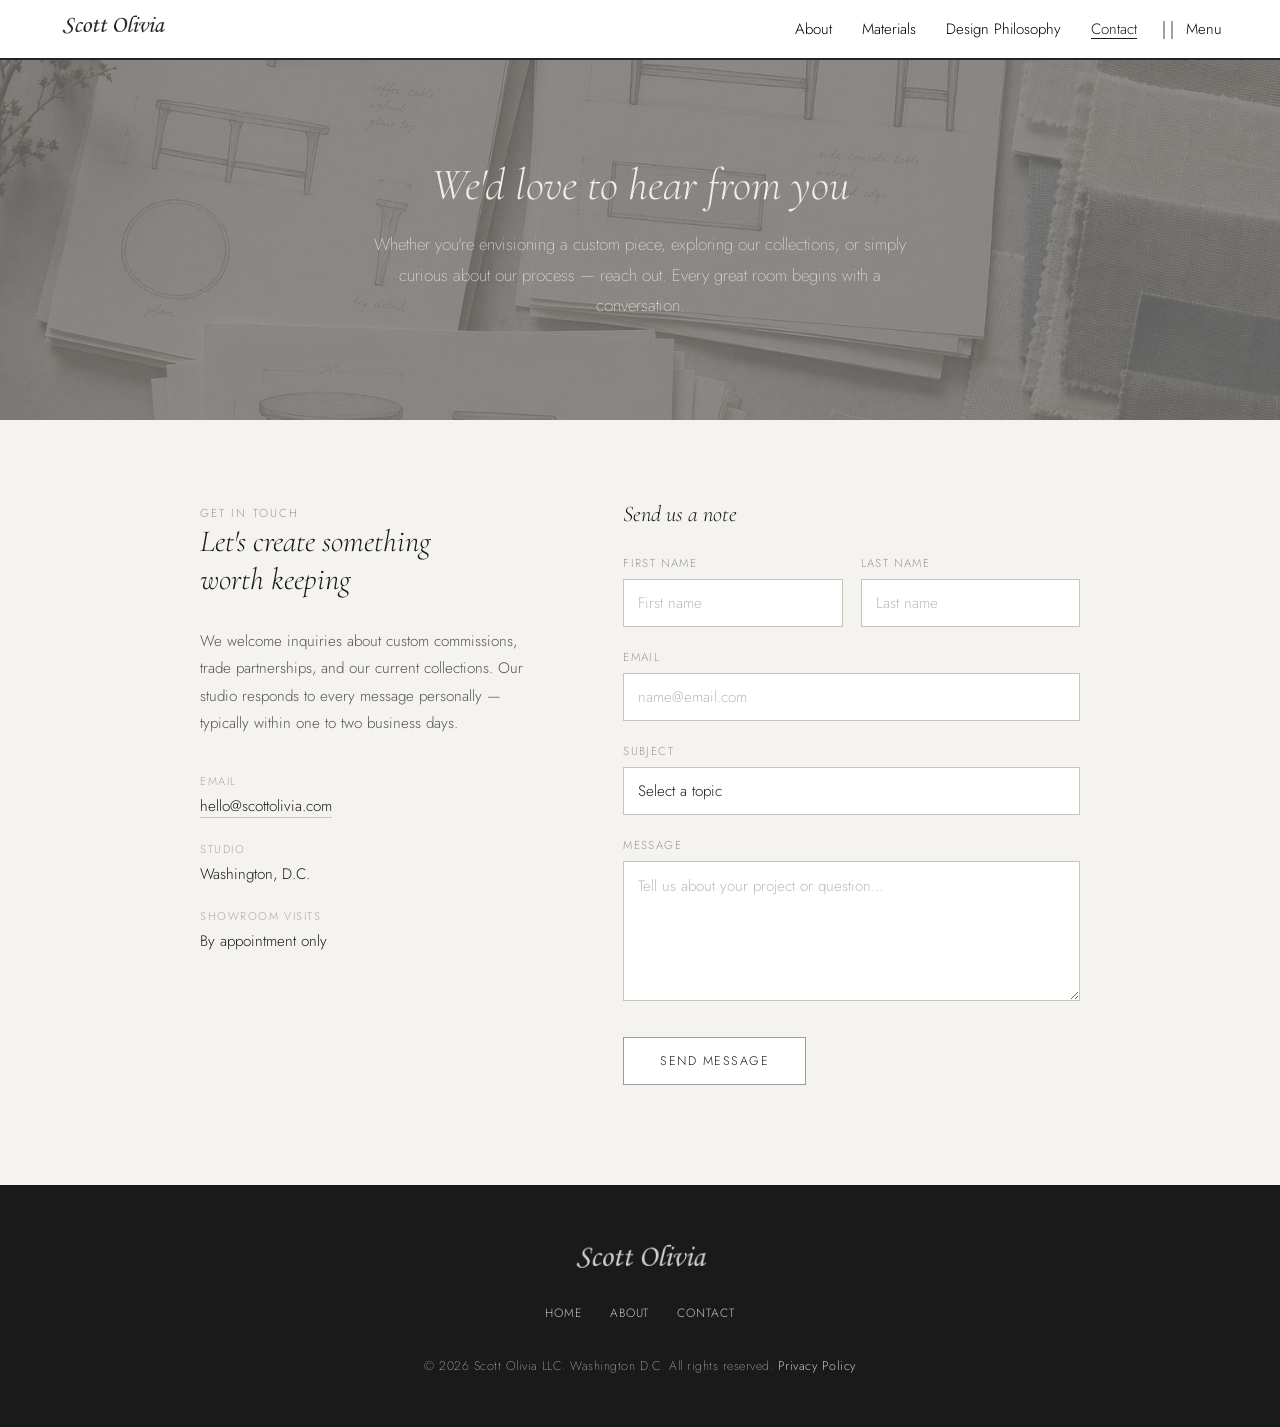
<file: contact.html>
<!DOCTYPE html>
<html lang="en">
<head>
  <meta charset="UTF-8">
  <meta name="viewport" content="width=device-width, initial-scale=1.0">
  <title>Contact — Scott Olivia</title>
  <link rel="preconnect" href="https://fonts.googleapis.com">
  <link rel="preconnect" href="https://fonts.gstatic.com" crossorigin>
  <link href="https://fonts.googleapis.com/css2?family=Cormorant+Garamond:ital,wght@0,300;0,400;1,300;1,400&family=Jost:wght@200;300;400&display=swap" rel="stylesheet">
  <link rel="stylesheet" href="shared.css">

  <style>
    *, *::before, *::after { box-sizing: border-box; margin: 0; padding: 0; -webkit-tap-highlight-color: transparent; }
    html { scroll-behavior: smooth; }
    body {
      font-family: 'Jost', sans-serif;
      font-weight: 300;
      background: #f5f3f0;
      color: #1c1c1c;
      -webkit-font-smoothing: antialiased;
    }

    @keyframes fadeUp {
      from { opacity: 0; transform: translateY(24px); }
      to   { opacity: 1; transform: translateY(0); }
    }

    /* ── PAGE CONTENT ── */
    .page { padding-top: 60px; }

    /* ── HERO ── */
        section.hero {
    position: relative;
    overflow: hidden;
    background-image: none !important;
}
.hero {
    position: relative;
    min-height: 40vh;
    display: flex;
    align-items: center;
    justify-content: center;
    background: rgb(120 120 120 / 75%);
    overflow: hidden;
}
section.hero::before {
    content: "";
    position: absolute;
    top: 0;
    left: 0;
    width: 100%;
    height: 100%;
    background-image: url(img/8.png);
    background-size: cover;
    background-position: center;
    background-repeat: no-repeat;
    opacity: 1;
    z-index: -1;
}
    .hero::before {
      content: '';
      position: absolute; inset: 0;
      background: linear-gradient(165deg, rgba(44,66,85,0.15) 0%, rgba(85,71,44,0.1) 100%);
      z-index: 1;
    }
    .hero__content {
      position: relative; z-index: 2;
      text-align: center;
      max-width: 600px;
      padding: 64px 32px;
      animation: fadeUp 1.2s 0.1s cubic-bezier(0.22, 1, 0.36, 1) both;
    }
    .hero__title {
      font-family: 'Cormorant Garamond', serif;
      font-weight: 300; font-style: italic;
      font-size: clamp(2rem, 3.5vw, 3rem);
      color: #f0ede8;
      line-height: 1.15;
      margin-bottom: 18px;
    }
    .hero__subtitle {
      font-family: 'Jost', sans-serif;
      font-weight: 200;
      font-size: clamp(0.92rem, 1.4vw, 1.05rem);
      color: rgba(240,237,232,0.95);
      line-height: 1.8;
    }

    /* ── CONTACT LAYOUT ── */
    .contact-wrap {
      max-width: 960px;
      margin: 0 auto;
      padding: 80px 40px 100px;
      display: grid;
      grid-template-columns: 1fr 1.3fr;
      gap: 72px;
      animation: fadeUp 0.9s 0.15s cubic-bezier(0.22, 1, 0.36, 1) both;
    }

    /* ── LEFT: info ── */
    .contact-info__label {
      font-family: 'Jost', sans-serif;
      font-weight: 300;
      font-size: 0.72rem;
      letter-spacing: 0.18em;
      text-transform: uppercase;
      color: #999;
      margin-bottom: 18px;
    }
    .contact-info__heading {
      font-family: 'Cormorant Garamond', serif;
      font-weight: 300; font-style: italic;
      font-size: clamp(1.6rem, 2.4vw, 2.2rem);
      line-height: 1.25;
      color: #1a1a1a;
      margin-bottom: 28px;
    }
    .contact-info__text {
      font-family: 'Jost', sans-serif;
      font-weight: 300;
      font-size: 0.95rem;
      line-height: 1.8;
      color: #555;
      margin-bottom: 36px;
    }
    .contact-detail {
      margin-bottom: 22px;
    }
    .contact-detail__label {
      font-family: 'Jost', sans-serif;
      font-weight: 300;
      font-size: 0.7rem;
      letter-spacing: 0.14em;
      text-transform: uppercase;
      color: #aaa;
      margin-bottom: 5px;
    }
    .contact-detail__value {
      font-family: 'Jost', sans-serif;
      font-weight: 300;
      font-size: 0.95rem;
      color: #1c1c1c;
      line-height: 1.6;
    }
    .contact-detail__value a {
      color: #1c1c1c;
      text-decoration: none;
      border-bottom: 1px solid #c8c4be;
      transition: border-color 0.2s;
    }
    .contact-detail__value a:hover {
      border-color: #1c1c1c;
    }

    /* ── RIGHT: form ── */
    .contact-form__heading {
      font-family: 'Cormorant Garamond', serif;
      font-weight: 300; font-style: italic;
      font-size: 1.4rem;
      color: #1a1a1a;
      margin-bottom: 28px;
    }
    .form-group {
      margin-bottom: 22px;
    }
    .form-group label {
      display: block;
      font-family: 'Jost', sans-serif;
      font-weight: 300;
      font-size: 0.72rem;
      letter-spacing: 0.12em;
      text-transform: uppercase;
      color: #999;
      margin-bottom: 8px;
    }
    .form-group input,
    .form-group textarea,
    .form-group select {
      width: 100%;
      font-family: 'Jost', sans-serif;
      font-weight: 300;
      font-size: 0.95rem;
      color: #1c1c1c;
      background: #fff;
      border: 1px solid #c8c4be;
      padding: 12px 14px;
      outline: none;
      transition: border-color 0.2s;
      -webkit-appearance: none;
      border-radius: 0;
    }
    .form-group input:focus,
    .form-group textarea:focus,
    .form-group select:focus {
      border-color: #555;
    }
    .form-group input::placeholder,
    .form-group textarea::placeholder {
      color: #bbb;
    }
    .form-group input.error,
    .form-group textarea.error {
      border-color: #b03020;
    }
    .form-group textarea {
      min-height: 140px;
      resize: vertical;
      line-height: 1.6;
    }
    .form-row {
      display: grid;
      grid-template-columns: 1fr 1fr;
      gap: 18px;
    }

    .form-submit {
      display: inline-block;
      font-family: 'Jost', sans-serif;
      font-weight: 300;
      font-size: 0.78rem;
      letter-spacing: 0.12em;
      text-transform: uppercase;
      color: #1c1c1c;
      background: #fff;
      border: 1px solid #9e9b98;
      padding: 14px 36px;
      cursor: pointer;
      transition: background 0.2s, border-color 0.2s;
      margin-top: 8px;
    }
    .form-submit:hover { background: #f2f0ee; border-color: #777; }
    .form-submit:active { background: #e8e5e2; }

    .form-success {
      font-family: 'Cormorant Garamond', serif;
      font-style: italic;
      font-size: 1rem;
      color: #2a6e4a;
      display: none;
      margin-top: 16px;
    }
    .form-success.visible { display: block; }
    .form-error {
      font-size: 0.8rem;
      color: #b03020;
      display: none;
      margin-top: 8px;
    }
    .form-error.visible { display: block; }

    /* ── RESPONSIVE ── */
    @media (max-width: 900px) {
      .contact-wrap {
        grid-template-columns: 1fr;
        gap: 48px;
        padding: 56px 28px 72px;
      }
    }
    @media (max-width: 640px) {
      .hero { min-height: 32vh; }
      .hero__content { padding: 48px 24px; }
      .contact-wrap { padding: 40px 20px 56px; }
      .form-row { grid-template-columns: 1fr; gap: 0; }
    }
  </style>
</head>
<body>

  <div id="so-nav"></div>

  <div class="page">

    <!-- ═══════════ HERO ═══════════ -->
    <section class="hero">
      <div class="hero__content">
        <h1 class="hero__title">We'd love to hear from you</h1>
        <p class="hero__subtitle">Whether you're envisioning a custom piece, exploring our collections, or simply curious about our process — reach out. Every great room begins with a conversation.</p>
      </div>
    </section>

    <!-- ═══════════ CONTACT ═══════════ -->
    <div class="contact-wrap" id="contact">

      <!-- Left: Info -->
      <div class="contact-info">
        <span class="contact-info__label">Get in Touch</span>
        <h2 class="contact-info__heading">Let's create something<br>worth keeping</h2>
        <p class="contact-info__text">We welcome inquiries about custom commissions, trade partnerships, and our current collections. Our studio responds to every message personally — typically within one to two business days.</p>

        <div class="contact-detail">
          <p class="contact-detail__label">Email</p>
          <p class="contact-detail__value"><a href="mailto:hello@scottolivia.com">hello@scottolivia.com</a></p>
        </div>
        <div class="contact-detail">
          <p class="contact-detail__label">Studio</p>
          <p class="contact-detail__value">Washington, D.C.</p>
        </div>
        <div class="contact-detail">
          <p class="contact-detail__label">Showroom Visits</p>
          <p class="contact-detail__value">By appointment only</p>
        </div>
      </div>

      <!-- Right: Form -->
      <div class="contact-form">
        <h3 class="contact-form__heading">Send us a note</h3>
        <form id="contactForm" novalidate>
          <div class="form-row">
            <div class="form-group">
              <label for="firstName">First Name</label>
              <input type="text" id="firstName" name="firstName" placeholder="First name" required>
            </div>
            <div class="form-group">
              <label for="lastName">Last Name</label>
              <input type="text" id="lastName" name="lastName" placeholder="Last name" required>
            </div>
          </div>
          <div class="form-group">
            <label for="email">Email</label>
            <input type="email" id="email" name="email" placeholder="name@email.com" required>
          </div>
          <div class="form-group">
            <label for="subject">Subject</label>
            <select id="subject" name="subject">
              <option value="" disabled selected>Select a topic</option>
              <option value="custom">Custom Commission</option>
              <option value="collections">Current Collections</option>
              <option value="trade">Trade &amp; Design Professionals</option>
              <option value="general">General Inquiry</option>
            </select>
          </div>
          <div class="form-group">
            <label for="message">Message</label>
            <textarea id="message" name="message" placeholder="Tell us about your project or question..." required></textarea>
          </div>
          <button class="form-submit" type="submit">Send Message</button>
          <p class="form-error" id="formError">Please fill in all required fields with valid information.</p>
          <p class="form-success" id="formSuccess">Thank you — your message has been received. We'll be in touch soon.</p>
        </form>
      </div>

    </div>

    <div id="so-footer"></div>

  </div>

  <script src="shared.js"></script>
  <script>
  initShared([
    { label: 'About',             href: 'about.html' },
    { label: 'Materials',         href: 'about.html#materials' },
    { label: 'Design Philosophy', href: 'about.html#design-philosophy' },
    { label: 'Contact',           href: '#contact' },
  ], { openMenuOnDesktop: true, activeHref: '#contact', trackSections: true });
  </script>
  <script>
  /* ── Contact form ── */
  const form = document.getElementById('contactForm');
  const formError = document.getElementById('formError');
  const formSuccess = document.getElementById('formSuccess');
  const isEmail = v => /^[^\s@]+@[^\s@]+\.[^\s@]{2,}$/.test(v.trim());

  function clearFormState() {
    form.querySelectorAll('.error').forEach(el => el.classList.remove('error'));
    formError.classList.remove('visible');
    formSuccess.classList.remove('visible');
  }

  form.querySelectorAll('input, textarea, select').forEach(el => {
    el.addEventListener('input', clearFormState);
  });

  form.addEventListener('submit', e => {
    e.preventDefault();
    clearFormState();

    const firstName = document.getElementById('firstName');
    const lastName = document.getElementById('lastName');
    const email = document.getElementById('email');
    const message = document.getElementById('message');
    let valid = true;

    if (!firstName.value.trim()) { firstName.classList.add('error'); valid = false; }
    if (!lastName.value.trim()) { lastName.classList.add('error'); valid = false; }
    if (!isEmail(email.value)) { email.classList.add('error'); valid = false; }
    if (!message.value.trim()) { message.classList.add('error'); valid = false; }

    if (!valid) {
      formError.classList.add('visible');
      return;
    }

    // Success state (no backend yet)
    form.reset();
    formSuccess.classList.add('visible');
    setTimeout(() => formSuccess.classList.remove('visible'), 8000);
  });
  </script>

</body>
</html>
</file>
<file: shared.css>
/* ── MOBILE OVERLAY MENU ── */
.mobile-overlay {
  display: none;
  position: fixed; inset: 0; z-index: 300;
  background: rgba(30,28,26,0.97);
  flex-direction: column;
  align-items: center;
  justify-content: center;
  gap: 32px;
  opacity: 0;
  transition: opacity 0.3s ease;
  pointer-events: none;
}
.mobile-overlay.open {
  opacity: 1;
  pointer-events: all;
}
.mobile-overlay a {
  font-family: 'Cormorant Garamond', serif;
  font-style: italic; font-weight: 300;
  font-size: 1.8rem;
  color: #f0ede8;
  text-decoration: none;
  opacity: 0;
  transform: translateY(12px);
  transition: opacity 0.3s ease, transform 0.3s ease, color 0.2s;
}
.mobile-overlay.open a {
  opacity: 1;
  transform: translateY(0);
}
.mobile-overlay.open a { transition-delay: 0.06s; }
.mobile-overlay a:hover { color: rgba(240,237,232,0.6); }
.mobile-overlay__close {
  position: absolute; top: 18px; right: 20px;
  background: none; border: none; cursor: pointer;
  color: rgba(240,237,232,0.5); padding: 8px;
  transition: color 0.2s;
}
.mobile-overlay__close:hover { color: #f0ede8; }
.mobile-overlay__close svg { width: 24px; height: 24px; }

/* ── MOBILE HAMBURGER ── */
.mobile-menu-btn {
  display: none;
  background: none; border: none; cursor: pointer;
  padding: 8px; color: #000000;
}
.mobile-menu-btn svg { width: 22px; height: 22px; }

/* ── NAV ── */
nav {
  position: fixed; top: 0; left: 0; right: 0; z-index: 200;
  height: 60px; padding: 0 48px;
  display: flex; align-items: center; justify-content: space-between;
  background-color: rgba(255,255,255,0.97);
  border-bottom: 2px solid #242424;
}
.nav__logo { display: flex; align-items: center; }
.nav__logo a { display: flex; align-items: center; text-decoration: none; }
.nav__logo img { width: 130px; filter: brightness(0); opacity: 0.88; }
.nav__links { display: flex; align-items: center; gap: 16px; list-style: none; font-family: sans-serif; color: #626262; }
.nav-menu {
  display: flex; align-items: center; gap: 30px;
  overflow: hidden; max-width: 0; opacity: 0;
  transition: max-width 0.38s ease, opacity 0.38s ease;
  white-space: nowrap;
}
.nav-menu.open { max-width: 520px; opacity: 1; }
.nav-menu a {
  color: #000000; text-decoration: none;
  opacity: 0; transition: opacity 0.18s ease 0.1s;
  font-family: 'Jost', sans-serif; font-size: 15px;
}
.nav-menu a:hover { color: #1c1c1c; }
.nav-menu.open a { opacity: 1; }
.nav-menu a.nav-active {
  color: #1c1c1c;
  text-decoration: underline;
  text-underline-offset: 4px;
  text-decoration-thickness: 1px;
}
.menu-toggle {
  border: none; background: none; color: #000000;
  cursor: pointer; display: inline-flex; align-items: center;
  font-family: 'Jost', sans-serif; font-weight: 300; font-size: 15px;
}
.menu-toggle:focus-visible { outline: 1px solid #242424; outline-offset: 3px; }
.menu-text-open { margin: 0 10px 0 0; display: inline-block; float: left; font-size: 15px; }
.menu-toggle .hamburger {
  width: 18px; height: 9px; position: relative;
  display: inline-block; color: #a0a0a0; margin: 2px 15px 0 0;
}
.menu-toggle .hamburger::before,
.menu-toggle .hamburger::after {
  content: ''; position: absolute; left: 0; width: 100%; height: 2px;
  background: currentColor; transition: transform 0.25s ease, top 0.25s ease, left 0.25s ease;
  transform-origin: center;
}
.menu-toggle .hamburger::before { top: 0; }
.menu-toggle .hamburger::after { bottom: 0; }
.menu-toggle.open .hamburger::before { top: 50%; left: 2px; transform: translateY(-50%) rotate(90deg); }
.menu-toggle.open .hamburger::after { top: 50%; left: 10px; transform: translateY(-50%) rotate(90deg); }

/* ── FOOTER ── */
.site-footer {
  background: #1a1a1a;
  padding: 45px 40px 45px 40px;
  text-align: center;
}
.footer__logo {
  width: 165px;
  filter: brightness(0) invert(1);
  opacity: 0.8;
  margin-bottom: 0px;
}
.footer__text {
  font-family: 'Jost', sans-serif;
  font-weight: 200;
  font-size: 0.78rem;
  color: rgba(240,237,232,0.8);
  letter-spacing: 0.04em;
  margin-top: 28px;
  line-height: 2.5;
}
.footer__links {
  /* margin-top: 16px; */
  display: flex;
  justify-content: center;
  gap: 28px;
  list-style: none;
}
.footer__links a {
  font-family: 'Jost', sans-serif;
  font-weight: 300;
  font-size: 0.75rem;
  letter-spacing: 0.08em;
  text-transform: uppercase;
  color: rgba(240,237,232,0.8);
  text-decoration: none;
  transition: color 0.2s;
}
.footer__links a:hover { color: rgba(240,237,232,0.6); }

  @media screen and (min-width: 1400px){
  .footer__logo {
    width: 165px;
    margin-bottom: 10px;
  }
  .footer__text {
    font-size: 16px;
  }
  .footer__links a {
    font-size: 16px;
  }
}

/* ── PRIVACY POLICY TRIGGER ── */
.privacy-trigger {
  background: none; border: none; padding: 0; cursor: pointer;
  font-family: 'Jost', sans-serif; font-weight: 300;
  font-size: inherit; letter-spacing: inherit;
  color: rgba(240,237,232,0.8);
  text-underline-offset: 3px;
  text-decoration-thickness: 1px;
  transition: color 0.2s;
}
.privacy-trigger:hover { color: rgba(240,237,232,0.5); }

/* ── PRIVACY POLICY MODAL ── */
.privacy-modal {
  display: none;
  position: fixed; inset: 0; z-index: 900;
  align-items: center; justify-content: center; padding: 24px;
}
.privacy-modal.open { display: flex; }

.privacy-modal__backdrop {
  position: absolute; inset: 0;
  background: rgba(0,0,0,0.55);
}
.privacy-modal__card {
  position: relative; z-index: 1;
  background: #faf8f5;
  width: min(680px, 92vw);
  max-height: 85vh;
  display: flex; flex-direction: column;
  box-shadow: 0 20px 60px rgba(0,0,0,0.3);
}
.privacy-modal__header {
  display: flex; align-items: center; justify-content: space-between;
  padding: 20px 28px 18px;
  border-bottom: 1px solid #e4e0db;
  flex-shrink: 0;
}
.privacy-modal__title {
  font-family: 'Cormorant Garamond', serif;
  font-weight: 300; font-style: italic;
  font-size: 1.4rem; color: #1a1a1a;
}
.privacy-modal__close {
  background: none; border: none; cursor: pointer; padding: 4px;
  color: #999; transition: color 0.2s;
}
.privacy-modal__close:hover { color: #1a1a1a; }
.privacy-modal__close svg { width: 18px; height: 18px; display: block; }

.privacy-modal__body {
  overflow-y: auto; padding: 28px 28px 36px;
   font-weight: 300;
 line-height: 1.8; color: #444;
}
.privacy-modal__updated {
  font-size: 0.75rem; color: #aaa; letter-spacing: 0.06em;
  text-transform: uppercase; margin-bottom: 24px;
}
.privacy-modal__section {
  font-family: 'Jost', sans-serif; font-weight: 300;
  font-size: 0.72rem; letter-spacing: 0.14em;
  text-transform: uppercase; color: #888;
  margin: 24px 0 8px;
}
.privacy-modal__body p { margin-bottom: 10px; }
.privacy-modal__body ul {
  margin: 8px 0 10px 20px; list-style: disc;
}
.privacy-modal__body ul li { margin-bottom: 4px; }
.privacy-modal__body a { color: #1a1a1a; text-decoration: underline; text-underline-offset: 3px; }

/* ── RESPONSIVE NAV ── */
@media (max-width: 640px) {
  nav { padding: 0 20px; height: 75px; }
  .nav__links { display: none; }
  .mobile-menu-btn { display: flex; align-items: center; }
  .mobile-overlay { display: flex; }
}
</file>
